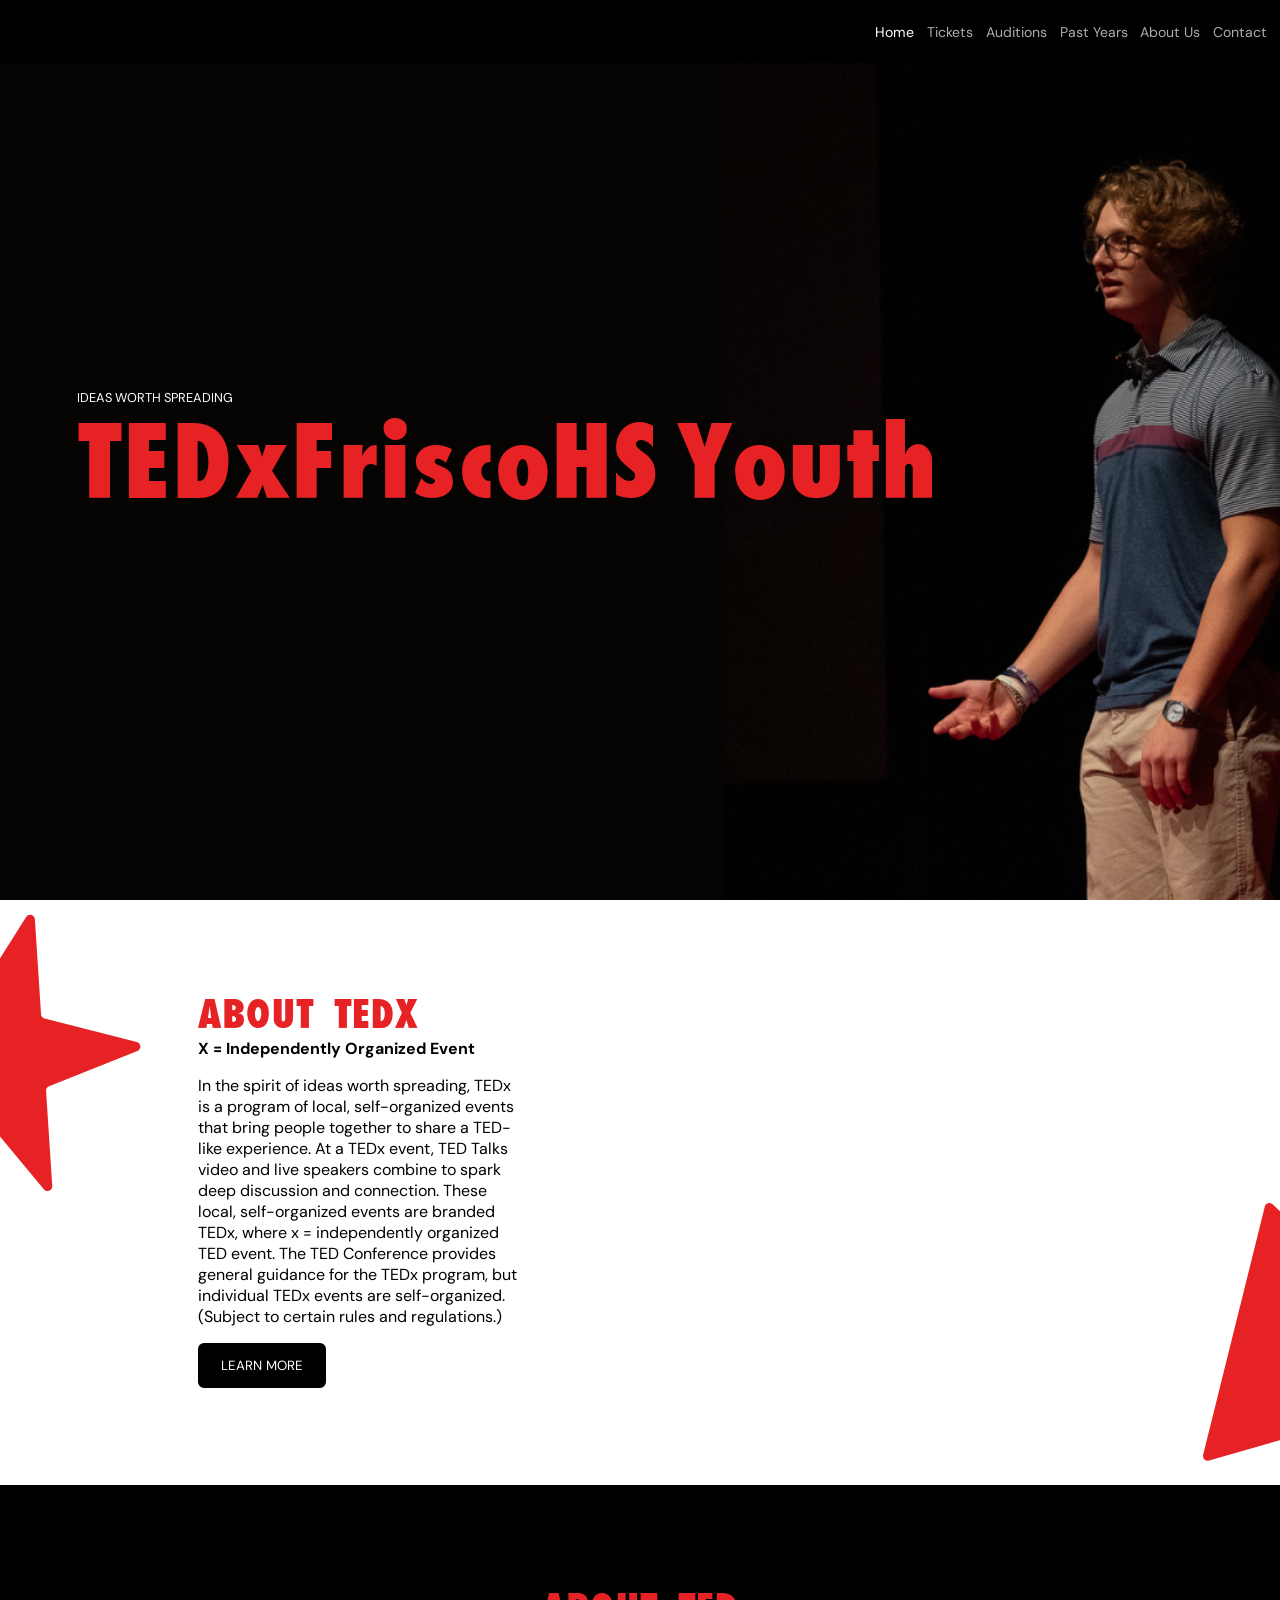
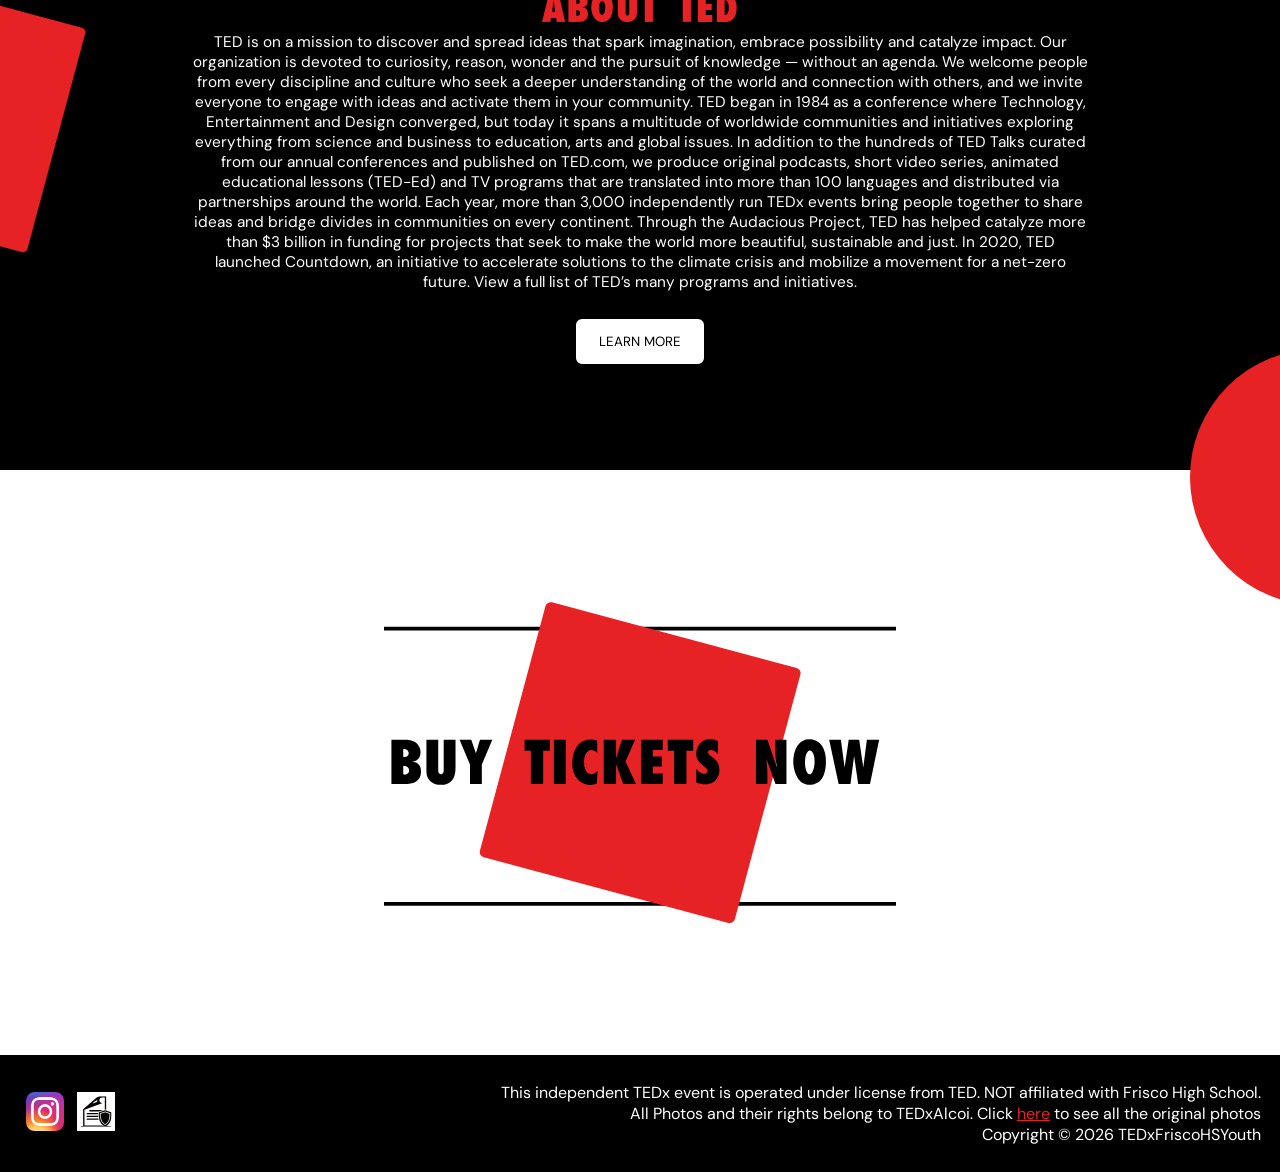
<file: index.html>
<!DOCTYPE html>
<html lang="en">

<head>
    <meta charset="UTF-8">
    <meta name="viewport" content="width=device-width, initial-scale=1.0">
    <title>Home</title>
    <link rel="stylesheet" href="styles.css">
</head>

<body>
    <div class="header">
        <div class="headerButtons">
            <a class="headerButtonCurrent">Home</a>
            <a href="tickets.html" class="headerButton">Tickets</a>
            <a href="auditions.html" class="headerButton">Auditions</a>
            <a href="pastYears.html" class="headerButton">Past Years</a>
            <a href="#tedxSection" class="headerButton">About Us</a>
            <a href="contact.html" class="headerButton">Contact</a>
        </div>
    </div>

    <img src="backgroundImages/homeBackground.png" class="background">

    <div class="heroBanner">
        <p class="header1">IDEAS WORTH SPREADING</p>
        <p class="title">TEDxFriscoHS Youth</p>
    </div>

    <div class="tedxSection" id="tedxSection">
        <div class="verticalTedX">
            <p class="header2">ABOUT TEDX</p>
            <p class="subtitle1">X = Independently Organized Event</p>
            <p class="paragraph">In the spirit of ideas worth spreading, TEDx is a program of local, self-organized
                events
                that bring people together to share a TED-like experience. At a TEDx event, TED Talks video and live
                speakers combine to spark deep discussion and connection. These local, self-organized events are branded
                TEDx, where x = independently organized TED event. The TED Conference provides general guidance for the
                TEDx
                program, but individual TEDx events are self-organized. (Subject to certain rules and regulations.)</p>
            <button onclick="window.open('https://www.ted.com/about/programs-initiatives/tedx-program', '_blank')" class="learnMore">LEARN MORE</button>
        </div>

        <iframe class="video" src="https://www.youtube.com/embed/JSP7GPU3Eic?si=xO1N8IUKLQtq2uon"
            title="YouTube video player" frameborder="0"
            allow="accelerometer; autoplay; clipboard-write; encrypted-media; gyroscope; picture-in-picture; web-share"
            referrerpolicy="strict-origin-when-cross-origin" allowfullscreen></iframe>

        <svg class="star" width="395" height="406" viewBox="0 0 395 406" fill="none" xmlns="http://www.w3.org/2000/svg">
            <path id="Star"
                d="M226.45 3.27152C230.071 -2.46211 238.913 -0.213037 239.354 6.55367L248.444 146.006C248.641 149.033 250.764 151.588 253.703 152.335L389.14 186.784C395.712 188.455 396.305 197.56 390.006 200.07L260.187 251.808C257.37 252.931 255.596 255.74 255.794 258.766L264.883 398.219C265.324 404.986 256.849 408.363 252.515 403.148L163.193 295.671C161.254 293.339 158.035 292.52 155.218 293.643L25.399 345.381C19.0998 347.892 13.2682 340.875 16.8887 335.141L91.5033 216.979C93.1224 214.414 92.9063 211.099 90.968 208.767L1.646 101.29C-2.6882 96.0751 2.18322 88.3605 8.75504 90.0321L144.191 124.481C147.13 125.228 150.216 123.998 151.836 121.434L226.45 3.27152Z"
                fill="#E62225" />
        </svg>

        <svg class="triangle" width="377" height="380" viewBox="0 0 377 380" fill="none"
            xmlns="http://www.w3.org/2000/svg">
            <path id="triangle"
                d="M91.0422 5.3171C92.3414 0.0874628 98.8146 -1.77463 102.694 1.96533L373.905 263.429C377.784 267.169 376.16 273.706 370.982 275.196L8.94198 379.34C3.76337 380.829 -1.08588 376.154 0.213335 370.925L91.0422 5.3171Z"
                fill="#E62225" />
        </svg>
    </div>

    <div class="tedSection">
        <p class="header2">ABOUT TED</p>
        <p class="paragraph2">TED is on a mission to discover and spread ideas that spark imagination, embrace
            possibility and catalyze impact. Our organization is devoted to curiosity, reason, wonder and the pursuit of
            knowledge — without an agenda. We welcome people from every discipline and culture who seek a deeper
            understanding of the world and connection with others, and we invite everyone to engage with ideas and
            activate them in your community. TED began in 1984 as a conference where Technology, Entertainment and
            Design converged, but today it spans a multitude of worldwide communities and initiatives exploring
            everything from science and business to education, arts and global issues. In addition to the hundreds of
            TED Talks curated from our annual conferences and published on TED.com, we produce original podcasts, short
            video series, animated educational lessons (TED-Ed) and TV programs that are translated into more than 100
            languages and distributed via partnerships around the world. Each year, more than 3,000 independently run
            TEDx events bring people together to share ideas and bridge divides in communities on every continent.
            Through the Audacious Project, TED has helped catalyze more than $3 billion in funding for projects that
            seek to make the world more beautiful, sustainable and just. In 2020, TED launched Countdown, an initiative
            to accelerate solutions to the climate crisis and mobilize a movement for a net-zero future. View a full
            list of TED’s many programs and initiatives.</p>
        <button onclick="window.open('https://www.ted.com', '_blank')" class="learnMoreInverted" >LEARN MORE</button>

        <svg class="square" width="577" height="577" viewBox="0 0 577 577" fill="none"
            xmlns="http://www.w3.org/2000/svg">
            <g id="Group 1">
                <rect id="Rectangle 1" width="577" height="577" fill="transparent" />
                <rect id="tedSquareShape" x="165.328" y="75" width="349" height="349" rx="7" fill="#E62225" />
            </g>
        </svg>

        <svg class="circle" width="474" height="474" viewBox="0 0 474 474" fill="none"
            xmlns="http://www.w3.org/2000/svg">
            <circle id="circle" cx="237" cy="237" r="237" fill="#E62225" />
        </svg>
    </div>

    <div class="ticketsSection">
        <svg class="ticketSquare" width="677" height="428" viewBox="0 0 677 428" fill="none"
            xmlns="http://www.w3.org/2000/svg">
            <g id="Group 1">
                <line id="Line1" y1="36.5" x2="677" y2="36.5" stroke="black" stroke-width="5" />
                <line id="Line2" y1="400.5" x2="677" y2="400.5" stroke="black" stroke-width="5" />
                <rect id="ticketSquareShape" x="215.328" width="349" height="349" rx="7"
                    transform="rotate(15 215.328 0)" fill="#E62225" />
                <path id="BUYTICKETSNOW"
                    d="M9.79004 241.824V183.597H30.1807C33.2275 183.597 36.1426 184.271 38.9258 185.618C41.7383 186.937 43.9941 188.841 45.6934 191.331C47.4219 193.792 48.2861 196.648 48.2861 199.9C48.2861 202.508 47.8027 204.749 46.8359 206.624C45.8691 208.47 44.5068 209.861 42.749 210.799C41.0205 211.736 39.0283 212.205 36.7725 212.205C39.79 212.586 42.1777 213.318 43.9355 214.402C45.7227 215.457 46.9971 216.907 47.7588 218.753C48.5205 220.599 48.9014 222.854 48.9014 225.521C48.9014 229.534 48.0225 232.757 46.2646 235.188C44.5068 237.62 42.2656 239.334 39.541 240.33C36.8164 241.326 33.916 241.824 30.8398 241.824H9.79004ZM25.4346 218.138V229.212C26.8994 229.505 27.7344 229.651 27.9395 229.651C29.1113 229.651 30.0781 229.3 30.8398 228.597C32.3926 227.513 33.1689 225.887 33.1689 223.719C33.1689 222.254 32.5537 220.965 31.3232 219.852C30.1221 218.709 28.5547 218.138 26.6211 218.138H25.4346ZM25.4346 206.097C26.2549 206.331 26.8555 206.448 27.2363 206.448C28.7305 206.448 30.0049 205.95 31.0596 204.954C32.1143 203.958 32.6416 202.903 32.6416 201.79C32.6416 200.032 32.0703 198.582 30.9277 197.439C29.8145 196.297 27.9834 195.726 25.4346 195.726V206.097ZM56.0645 183.597H71.709V224.378C71.709 225.784 72.0605 226.897 72.7637 227.718C73.4668 228.538 74.3164 228.948 75.3125 228.948C76.2793 228.948 77.1143 228.538 77.8174 227.718C78.5498 226.897 78.916 225.784 78.916 224.378V183.597H94.5605V220.687C94.5605 228.772 92.7588 234.529 89.1553 237.957C85.5811 241.385 81.1426 243.099 75.8398 243.099H74.4336C71.0352 243.099 67.9297 242.381 65.1172 240.945C62.334 239.48 60.1221 237.371 58.4814 234.617C56.8701 231.834 56.0645 228.626 56.0645 224.993V183.597ZM113.677 241.824V216.336L99.9219 183.597H115.391L121.543 201.219L126.904 183.597H143.208L129.365 216.336V241.824H113.677ZM194.185 241.824V198.099H185.835V183.597H219.409V198.099H210.488V241.824H194.185ZM224.639 241.824V183.597H240.283V241.824H224.639ZM282.515 224.378L281.328 241.297C280.127 241.941 278.735 242.439 277.153 242.791C275.601 243.172 274.062 243.362 272.539 243.362C268.613 243.362 264.834 242.278 261.201 240.11C257.598 237.913 254.653 234.676 252.368 230.398C250.083 226.092 248.94 221.023 248.94 215.193C248.94 209.832 249.556 205.101 250.786 200.999C252.046 196.897 253.789 193.543 256.016 190.936C258.242 188.299 260.82 186.351 263.75 185.091C266.709 183.802 269.844 183.157 273.154 183.157C274.707 183.157 276.143 183.245 277.461 183.421C278.809 183.597 280.288 183.89 281.899 184.3V200.516C279.38 198.289 276.86 197.176 274.341 197.176C272.524 197.176 270.84 197.835 269.287 199.153C267.764 200.442 266.562 202.273 265.684 204.646C264.834 206.99 264.409 209.686 264.409 212.732C264.409 216.014 264.834 218.885 265.684 221.346C266.562 223.807 267.734 225.696 269.199 227.015C270.693 228.304 272.349 228.948 274.165 228.948C275.425 228.948 276.802 228.523 278.296 227.674C279.819 226.824 281.226 225.726 282.515 224.378ZM290.557 241.824V183.597H306.86V207.898L314.595 183.597H332.041L319.341 212.205L333.228 241.824H316.396L306.86 215.721V241.824H290.557ZM339.775 241.824V183.597H368.56V196.912H355.42V205.569H367.417V218.797H355.42V227.981H368.56V241.824H339.775ZM383.589 241.824V198.099H375.239V183.597H408.813V198.099H399.893V241.824H383.589ZM412.856 221.829C414.673 224.085 416.489 225.784 418.306 226.927C420.122 228.04 421.792 228.597 423.315 228.597C424.604 228.597 425.659 228.201 426.479 227.41C427.3 226.619 427.71 225.608 427.71 224.378C427.71 223.177 427.285 222.195 426.436 221.434C425.615 220.672 423.813 219.148 421.03 216.863C418.276 214.549 416.226 212.322 414.878 210.184C413.53 208.045 412.856 205.452 412.856 202.405C412.856 198.274 413.721 194.686 415.449 191.639C417.178 188.592 419.434 186.292 422.217 184.739C425 183.187 428.003 182.41 431.226 182.41C432.925 182.41 434.697 182.688 436.543 183.245C438.418 183.802 440.132 184.549 441.685 185.486V202.405C440.044 200.501 438.403 199.109 436.763 198.23C435.151 197.352 433.701 196.912 432.412 196.912C431.24 196.912 430.273 197.22 429.512 197.835C428.75 198.421 428.369 199.109 428.369 199.9C428.369 201.307 429.219 202.698 430.918 204.075C432.646 205.452 434.492 206.902 436.455 208.426C438.418 209.949 440.073 211.897 441.421 214.271C442.798 216.644 443.486 219.793 443.486 223.719C443.486 226.854 442.769 229.856 441.333 232.728C439.927 235.569 437.803 237.898 434.961 239.715C432.119 241.531 428.721 242.439 424.766 242.439C420.986 242.439 417.017 241.634 412.856 240.022V221.829ZM491.826 241.824V183.597H506.943L519.468 220.027L517.139 201.79V183.597H532.168V241.824H517.666L505.625 208.514L506.943 224.378V241.824H491.826ZM556.689 213.392C556.689 216.644 556.982 219.485 557.568 221.917C558.154 224.319 558.916 226.136 559.854 227.366C560.82 228.597 561.802 229.212 562.798 229.212C564.351 229.212 565.757 227.82 567.017 225.037C568.276 222.254 569.053 218.372 569.346 213.392V212.205C569.346 209.158 569.038 206.551 568.423 204.383C567.808 202.186 567.017 200.545 566.05 199.461C565.112 198.348 564.116 197.791 563.062 197.791C561.978 197.791 560.938 198.392 559.941 199.593C558.945 200.794 558.154 202.566 557.568 204.91C556.982 207.254 556.689 210.081 556.689 213.392ZM541.177 213.392C541.177 208.587 541.704 204.266 542.759 200.428C543.843 196.561 545.366 193.309 547.329 190.672C549.292 188.035 551.533 186.072 554.053 184.783C556.572 183.494 559.268 182.85 562.139 182.85C565.918 182.85 569.214 183.626 572.026 185.179C574.868 186.702 577.197 188.826 579.014 191.551C580.859 194.246 582.207 197.308 583.057 200.735C583.936 204.134 584.375 207.752 584.375 211.59C584.375 218.709 583.496 224.612 581.738 229.3C579.98 233.958 577.446 237.43 574.136 239.715C570.825 241.971 566.826 243.099 562.139 243.099C559.092 243.099 556.294 242.322 553.745 240.77C551.196 239.188 549.014 237.02 547.197 234.266C545.381 231.482 543.96 228.333 542.935 224.817C541.938 221.272 541.353 217.464 541.177 213.392ZM601.162 241.824L588.638 183.597H604.15L609.072 220.027L614.478 183.597H628.364L633.726 220.027L638.516 183.597H654.731L642.646 241.824H627.002L621.597 204.91L616.807 241.824H601.162Z"
                    fill="black" />
            </g>
        </svg>
    </div>

    <div class="footer">
        <div class="footerLinks">
            <a href="https://www.instagram.com/tedxfriscohsyouth/" target="_blank">
                <img src="elements/insta.svg" class="linkImg">
            </a>

            <a href="privacy.html">
                <img src="elements/privacy.svg" class="linkImg">
            </a>
        </div>

        <p class="footerParagraph">This independent TEDx event is operated under license from TED. NOT affiliated with
            Frisco High School.
            <br> All Photos and their rights belong to TEDxAlcoi. Click <a class="footerLink"
                href="https://flic.kr/ps/2EZdwR">here</a> to
            see all the original photos
            <br> Copyright © 2026 TEDxFriscoHSYouth
        </p>
    </div>
</body>

</html>
</file>
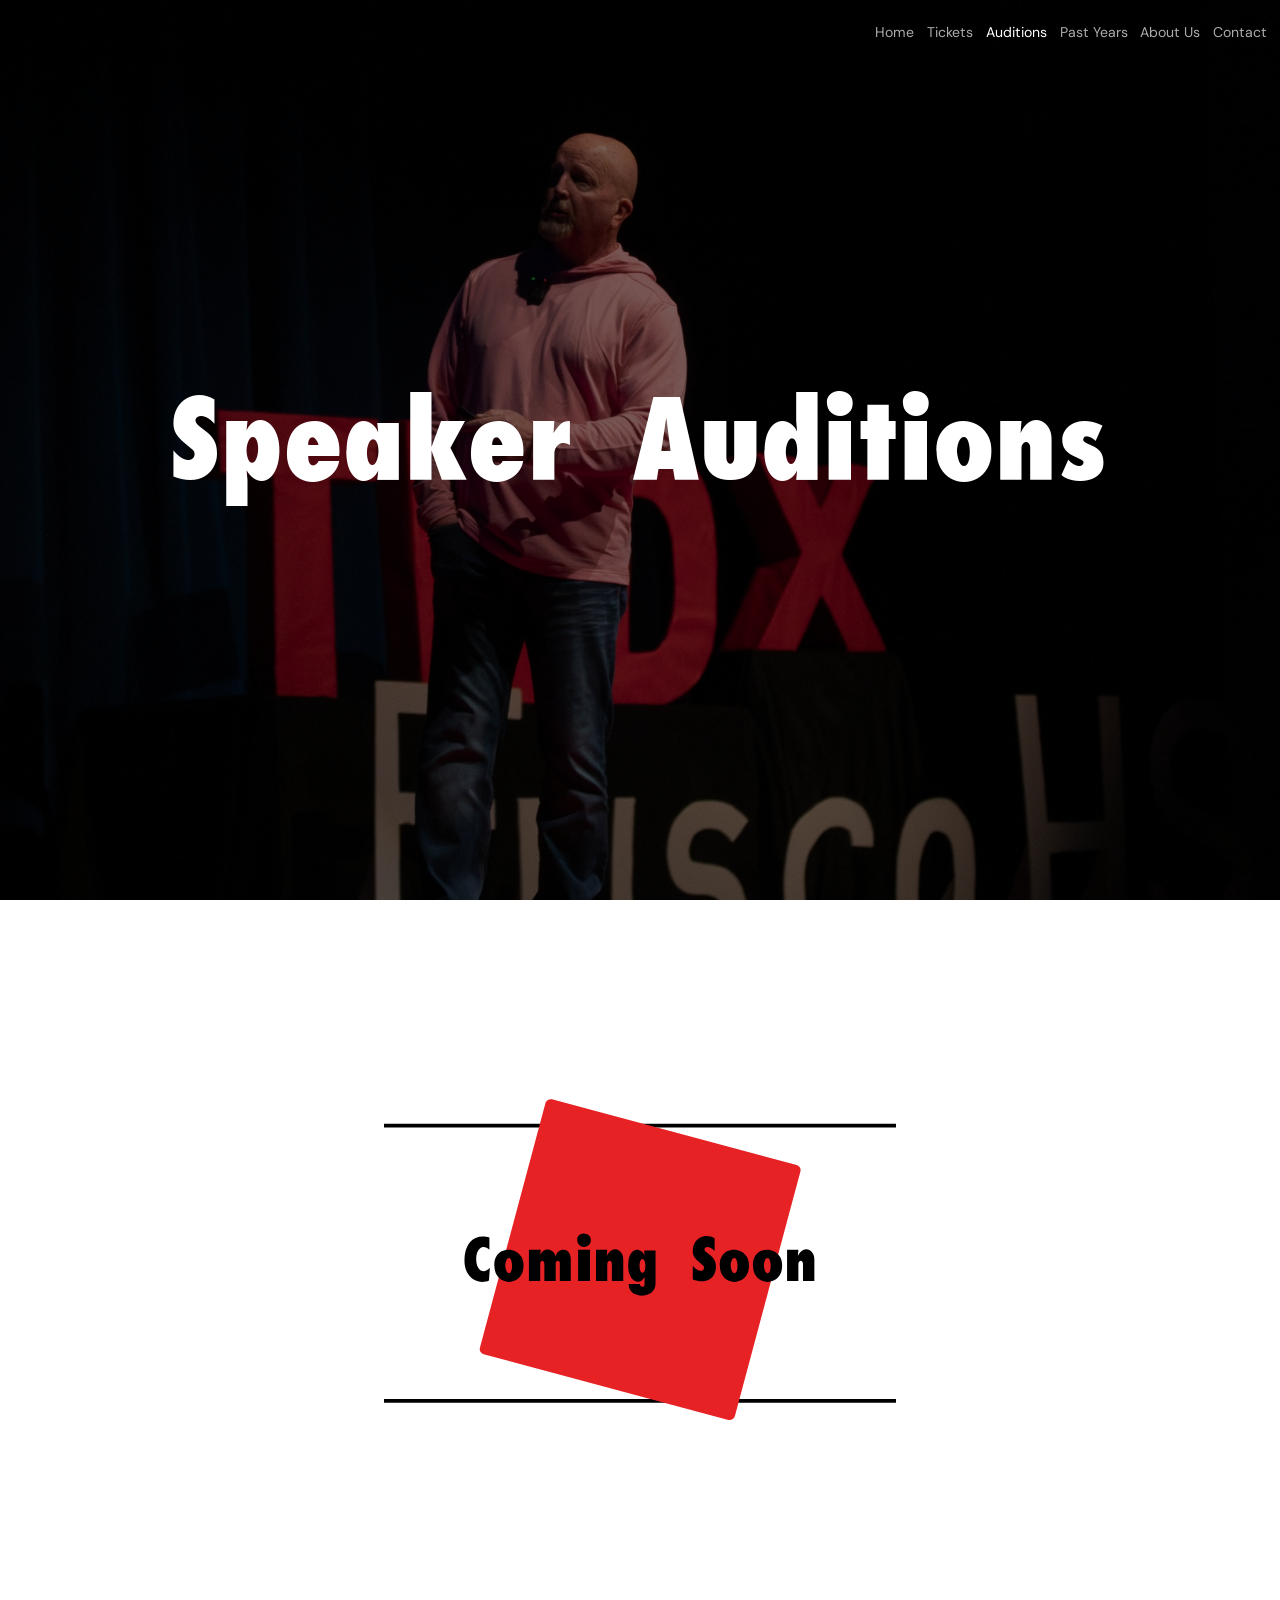
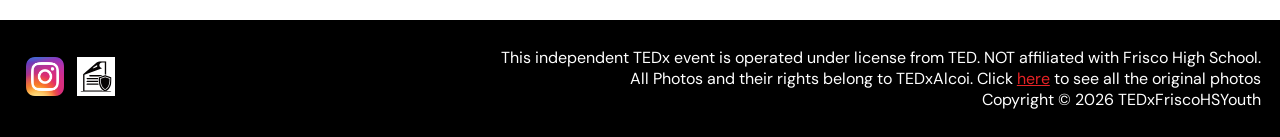
<file: auditions.html>
<!DOCTYPE html>
<html lang="en">

<head>
    <meta charset="UTF-8">
    <meta name="viewport" content="width=device-width, initial-scale=1.0">
    <title>Speaker Auditions</title>

    <link rel="stylesheet" href="auditions.css">
</head>

<body>
    <div class="header">
        <div class="headerButtons">
            <a href="index.html" class="headerButton">Home</a>
            <a href="tickets.html" class="headerButton">Tickets</a>
            <a class="headerButtonCurrent">Auditions</a>
            <a href="pastYears.html" class="headerButton">Past Years</a>
            <a href="index.html#tedxSection" class="headerButton">About Us</a>
            <a href="contact.html" class="headerButton">Contact</a>
        </div>
    </div>

    <div class="heroBanner">
        <p class="title">Speaker Auditions</p>
        <img src="backgroundImages/auditionsBackground.jpg" class="background">
        <div class="overlay"></div>
    </div>

    <div class="ticketsSection">
        <svg class="ticketSquare" width="677" height="428" viewBox="0 0 677 428" fill="none"
            xmlns="http://www.w3.org/2000/svg">
            <g id="Group 1">
                <line id="Line1" y1="36.5" x2="677" y2="36.5" stroke="black" stroke-width="5" />
                <line id="Line2" y1="400.5" x2="677" y2="400.5" stroke="black" stroke-width="5" />
                <rect id="ticketSquareShape" x="215.328" width="349" height="349" rx="7"
                    transform="rotate(15 215.328 0)" fill="#E62225" />
                <path id="ComingSoon"
                    d="M139.972 224.378L138.785 241.297C137.584 241.941 136.192 242.439 134.61 242.791C133.058 243.172 131.52 243.362 129.996 243.362C126.07 243.362 122.291 242.278 118.658 240.11C115.055 237.913 112.11 234.676 109.825 230.398C107.54 226.092 106.397 221.023 106.397 215.193C106.397 209.832 107.013 205.101 108.243 200.999C109.503 196.897 111.246 193.543 113.473 190.936C115.699 188.299 118.277 186.351 121.207 185.091C124.166 183.802 127.301 183.157 130.611 183.157C132.164 183.157 133.6 183.245 134.918 183.421C136.266 183.597 137.745 183.89 139.356 184.3V200.516C136.837 198.289 134.317 197.176 131.798 197.176C129.981 197.176 128.297 197.835 126.744 199.153C125.221 200.442 124.02 202.273 123.141 204.646C122.291 206.99 121.866 209.686 121.866 212.732C121.866 216.014 122.291 218.885 123.141 221.346C124.02 223.807 125.191 225.696 126.656 227.015C128.15 228.304 129.806 228.948 131.622 228.948C132.882 228.948 134.259 228.523 135.753 227.674C137.276 226.824 138.683 225.726 139.972 224.378ZM145.948 221.829C145.948 221.712 145.919 221.507 145.86 221.214C145.802 220.921 145.772 220.745 145.772 220.687C145.772 216.38 146.666 212.703 148.453 209.656C150.24 206.58 152.555 204.295 155.396 202.801C158.268 201.277 161.329 200.516 164.581 200.516C167.892 200.516 171.07 201.307 174.117 202.889C177.164 204.441 179.654 206.785 181.588 209.92C183.521 213.055 184.488 216.819 184.488 221.214V221.917C184.488 226.429 183.565 230.296 181.72 233.519C179.903 236.712 177.516 239.129 174.557 240.77C171.627 242.381 168.507 243.187 165.196 243.187C161.944 243.187 158.854 242.381 155.924 240.77C152.994 239.129 150.606 236.697 148.761 233.475C146.915 230.223 145.978 226.341 145.948 221.829ZM165.196 211.59C163.761 211.59 162.574 212.645 161.637 214.754C160.729 216.863 160.274 219.222 160.274 221.829C161.095 228.362 162.735 231.629 165.196 231.629C166.544 231.629 167.569 230.721 168.272 228.904C168.976 227.059 169.327 224.788 169.327 222.093C169.327 219.31 168.961 216.863 168.229 214.754C167.525 212.645 166.515 211.59 165.196 211.59ZM191.607 241.824V200.516H207.252L206.549 207.371C207.662 205.057 209.068 203.299 210.768 202.098C212.496 200.867 214.298 200.252 216.173 200.252C218.458 200.252 220.626 201.102 222.677 202.801C224.728 204.471 226.192 206.771 227.071 209.7C227.276 207.122 228.404 204.983 230.455 203.284C232.535 201.556 234.791 200.691 237.223 200.691C238.951 200.691 240.548 201.16 242.013 202.098C243.478 203.035 244.664 204.485 245.572 206.448C246.48 208.411 246.935 210.931 246.935 214.007V241.824H232.477V218.797C232.477 217.625 232.213 216.731 231.686 216.116C231.188 215.501 230.602 215.193 229.928 215.193C229.225 215.193 228.565 215.53 227.95 216.204C227.364 216.878 227.071 217.742 227.071 218.797V241.824H212.042V219.412C212.042 218.094 211.749 217.083 211.163 216.38C210.577 215.647 209.903 215.281 209.142 215.281C208.438 215.281 207.823 215.647 207.296 216.38C206.798 217.083 206.549 218.094 206.549 219.412V241.824H191.607ZM255.46 187.903C255.46 187.669 255.445 187.493 255.416 187.376C255.416 187.259 255.401 187.142 255.372 187.024C255.372 185.472 255.797 184.095 256.646 182.894C257.496 181.692 258.58 180.799 259.898 180.213C261.246 179.598 262.564 179.29 263.854 179.29C265.523 179.29 267.091 179.598 268.556 180.213C270.05 180.799 271.251 181.736 272.159 183.025C273.097 184.314 273.565 185.94 273.565 187.903C273.565 190.745 272.672 192.957 270.885 194.539C269.127 196.121 267.076 196.912 264.732 196.912C262.389 196.912 260.294 196.136 258.448 194.583C256.632 193.001 255.636 190.774 255.46 187.903ZM256.646 241.824V200.516H272.379V241.824H256.646ZM280.289 241.824V200.516H295.23L294.571 209.041C295.45 207.049 296.49 205.379 297.691 204.031C298.893 202.684 300.167 201.688 301.515 201.043C302.862 200.398 304.239 200.076 305.646 200.076C307.403 200.076 309.117 200.618 310.787 201.702C312.457 202.786 313.805 204.339 314.83 206.36C315.855 208.353 316.368 210.696 316.368 213.392V241.824H301.339V219.412C301.339 218.094 301.046 217.083 300.46 216.38C299.874 215.647 299.2 215.281 298.438 215.281C297.706 215.281 296.988 215.691 296.285 216.512C295.582 217.303 295.23 218.27 295.23 219.412V241.824H280.289ZM341.593 212.732C340.421 212.732 339.513 213.655 338.868 215.501C338.224 217.317 337.901 219.427 337.901 221.829C337.901 224.466 338.224 226.663 338.868 228.421C339.513 230.149 340.421 231.014 341.593 231.014C342.882 231.014 343.878 230.105 344.581 228.289C345.284 226.443 345.636 224.319 345.636 221.917C345.636 219.515 345.284 217.391 344.581 215.545C343.878 213.67 342.882 212.732 341.593 212.732ZM344.537 236.419C343.746 238.499 342.545 240.14 340.934 241.341C339.352 242.513 337.652 243.099 335.836 243.099C334.283 243.099 332.73 242.645 331.178 241.736C329.654 240.828 328.248 239.451 326.959 237.605C325.67 235.76 324.645 233.475 323.883 230.75C323.15 228.025 322.784 224.905 322.784 221.39C322.784 221.272 322.813 221.038 322.872 220.687C322.931 220.335 322.96 220.115 322.96 220.027C323.077 213.729 324.278 208.953 326.563 205.701C328.849 202.42 331.515 200.779 334.562 200.779C336.642 200.779 338.634 201.497 340.538 202.933C342.442 204.368 343.775 206.229 344.537 208.514L344.01 201.79H359.039V245.428C359.039 248.855 358.16 251.785 356.402 254.217C354.674 256.648 352.433 258.45 349.679 259.622C346.954 260.823 344.083 261.424 341.065 261.424C338.077 261.424 335.221 260.838 332.496 259.666C329.801 258.523 327.633 256.78 325.992 254.437C324.381 252.093 323.575 249.295 323.575 246.043H338.429C338.429 247.127 338.751 248.006 339.396 248.68C340.069 249.383 340.802 249.734 341.593 249.734C342.325 249.734 342.999 249.456 343.614 248.899C344.229 248.343 344.537 247.596 344.537 246.658V236.419ZM408.302 221.829C410.118 224.085 411.935 225.784 413.751 226.927C415.567 228.04 417.237 228.597 418.761 228.597C420.05 228.597 421.104 228.201 421.925 227.41C422.745 226.619 423.155 225.608 423.155 224.378C423.155 223.177 422.73 222.195 421.881 221.434C421.061 220.672 419.259 219.148 416.476 216.863C413.722 214.549 411.671 212.322 410.323 210.184C408.976 208.045 408.302 205.452 408.302 202.405C408.302 198.274 409.166 194.686 410.895 191.639C412.623 188.592 414.879 186.292 417.662 184.739C420.445 183.187 423.448 182.41 426.671 182.41C428.37 182.41 430.143 182.688 431.988 183.245C433.863 183.802 435.577 184.549 437.13 185.486V202.405C435.489 200.501 433.849 199.109 432.208 198.23C430.597 197.352 429.146 196.912 427.857 196.912C426.686 196.912 425.719 197.22 424.957 197.835C424.195 198.421 423.814 199.109 423.814 199.9C423.814 201.307 424.664 202.698 426.363 204.075C428.092 205.452 429.938 206.902 431.9 208.426C433.863 209.949 435.519 211.897 436.866 214.271C438.243 216.644 438.932 219.793 438.932 223.719C438.932 226.854 438.214 229.856 436.778 232.728C435.372 235.569 433.248 237.898 430.406 239.715C427.564 241.531 424.166 242.439 420.211 242.439C416.432 242.439 412.462 241.634 408.302 240.022V221.829ZM444.073 221.829C444.073 221.712 444.044 221.507 443.985 221.214C443.927 220.921 443.897 220.745 443.897 220.687C443.897 216.38 444.791 212.703 446.578 209.656C448.365 206.58 450.68 204.295 453.521 202.801C456.393 201.277 459.454 200.516 462.706 200.516C466.017 200.516 469.195 201.307 472.242 202.889C475.289 204.441 477.779 206.785 479.713 209.92C481.646 213.055 482.613 216.819 482.613 221.214V221.917C482.613 226.429 481.69 230.296 479.845 233.519C478.028 236.712 475.641 239.129 472.682 240.77C469.752 242.381 466.632 243.187 463.321 243.187C460.069 243.187 456.979 242.381 454.049 240.77C451.119 239.129 448.731 236.697 446.886 233.475C445.04 230.223 444.103 226.341 444.073 221.829ZM463.321 211.59C461.886 211.59 460.699 212.645 459.762 214.754C458.854 216.863 458.399 219.222 458.399 221.829C459.22 228.362 460.86 231.629 463.321 231.629C464.669 231.629 465.694 230.721 466.397 228.904C467.101 227.059 467.452 224.788 467.452 222.093C467.452 219.31 467.086 216.863 466.354 214.754C465.65 212.645 464.64 211.59 463.321 211.59ZM487.931 221.829C487.931 221.712 487.901 221.507 487.843 221.214C487.784 220.921 487.755 220.745 487.755 220.687C487.755 216.38 488.648 212.703 490.436 209.656C492.223 206.58 494.537 204.295 497.379 202.801C500.25 201.277 503.312 200.516 506.563 200.516C509.874 200.516 513.053 201.307 516.1 202.889C519.146 204.441 521.637 206.785 523.57 209.92C525.504 213.055 526.471 216.819 526.471 221.214V221.917C526.471 226.429 525.548 230.296 523.702 233.519C521.886 236.712 519.498 239.129 516.539 240.77C513.609 242.381 510.489 243.187 507.179 243.187C503.927 243.187 500.836 242.381 497.906 240.77C494.977 239.129 492.589 236.697 490.743 233.475C488.897 230.223 487.96 226.341 487.931 221.829ZM507.179 211.59C505.743 211.59 504.557 212.645 503.619 214.754C502.711 216.863 502.257 219.222 502.257 221.829C503.077 228.362 504.718 231.629 507.179 231.629C508.526 231.629 509.552 230.721 510.255 228.904C510.958 227.059 511.31 224.788 511.31 222.093C511.31 219.31 510.943 216.863 510.211 214.754C509.508 212.645 508.497 211.59 507.179 211.59ZM532.975 241.824V200.516H547.916L547.257 209.041C548.136 207.049 549.176 205.379 550.377 204.031C551.578 202.684 552.853 201.688 554.2 201.043C555.548 200.398 556.925 200.076 558.331 200.076C560.089 200.076 561.803 200.618 563.473 201.702C565.143 202.786 566.49 204.339 567.516 206.36C568.541 208.353 569.054 210.696 569.054 213.392V241.824H554.024V219.412C554.024 218.094 553.731 217.083 553.146 216.38C552.56 215.647 551.886 215.281 551.124 215.281C550.392 215.281 549.674 215.691 548.971 216.512C548.268 217.303 547.916 218.27 547.916 219.412V241.824H532.975Z"
                    fill="black" />
            </g>
        </svg>
    </div>

    <div class="footer">
        <div class="footerLinks">
            <a href="https://www.instagram.com/tedxfriscohsyouth/" target="_blank">
                <img src="elements/insta.svg" class="linkImg">
            </a>

            <a href="privacy.html">
                <img src="elements/privacy.svg" class="linkImg">
            </a>
        </div>

        <p class="footerParagraph">This independent TEDx event is operated under license from TED. NOT affiliated with
            Frisco High School.
            <br> All Photos and their rights belong to TEDxAlcoi. Click <a class="footerLink"
                href="https://flic.kr/ps/2EZdwR">here</a> to
            see all the original photos
            <br> Copyright © 2026 TEDxFriscoHSYouth
        </p>
    </div>
</body>

</html>
</file>
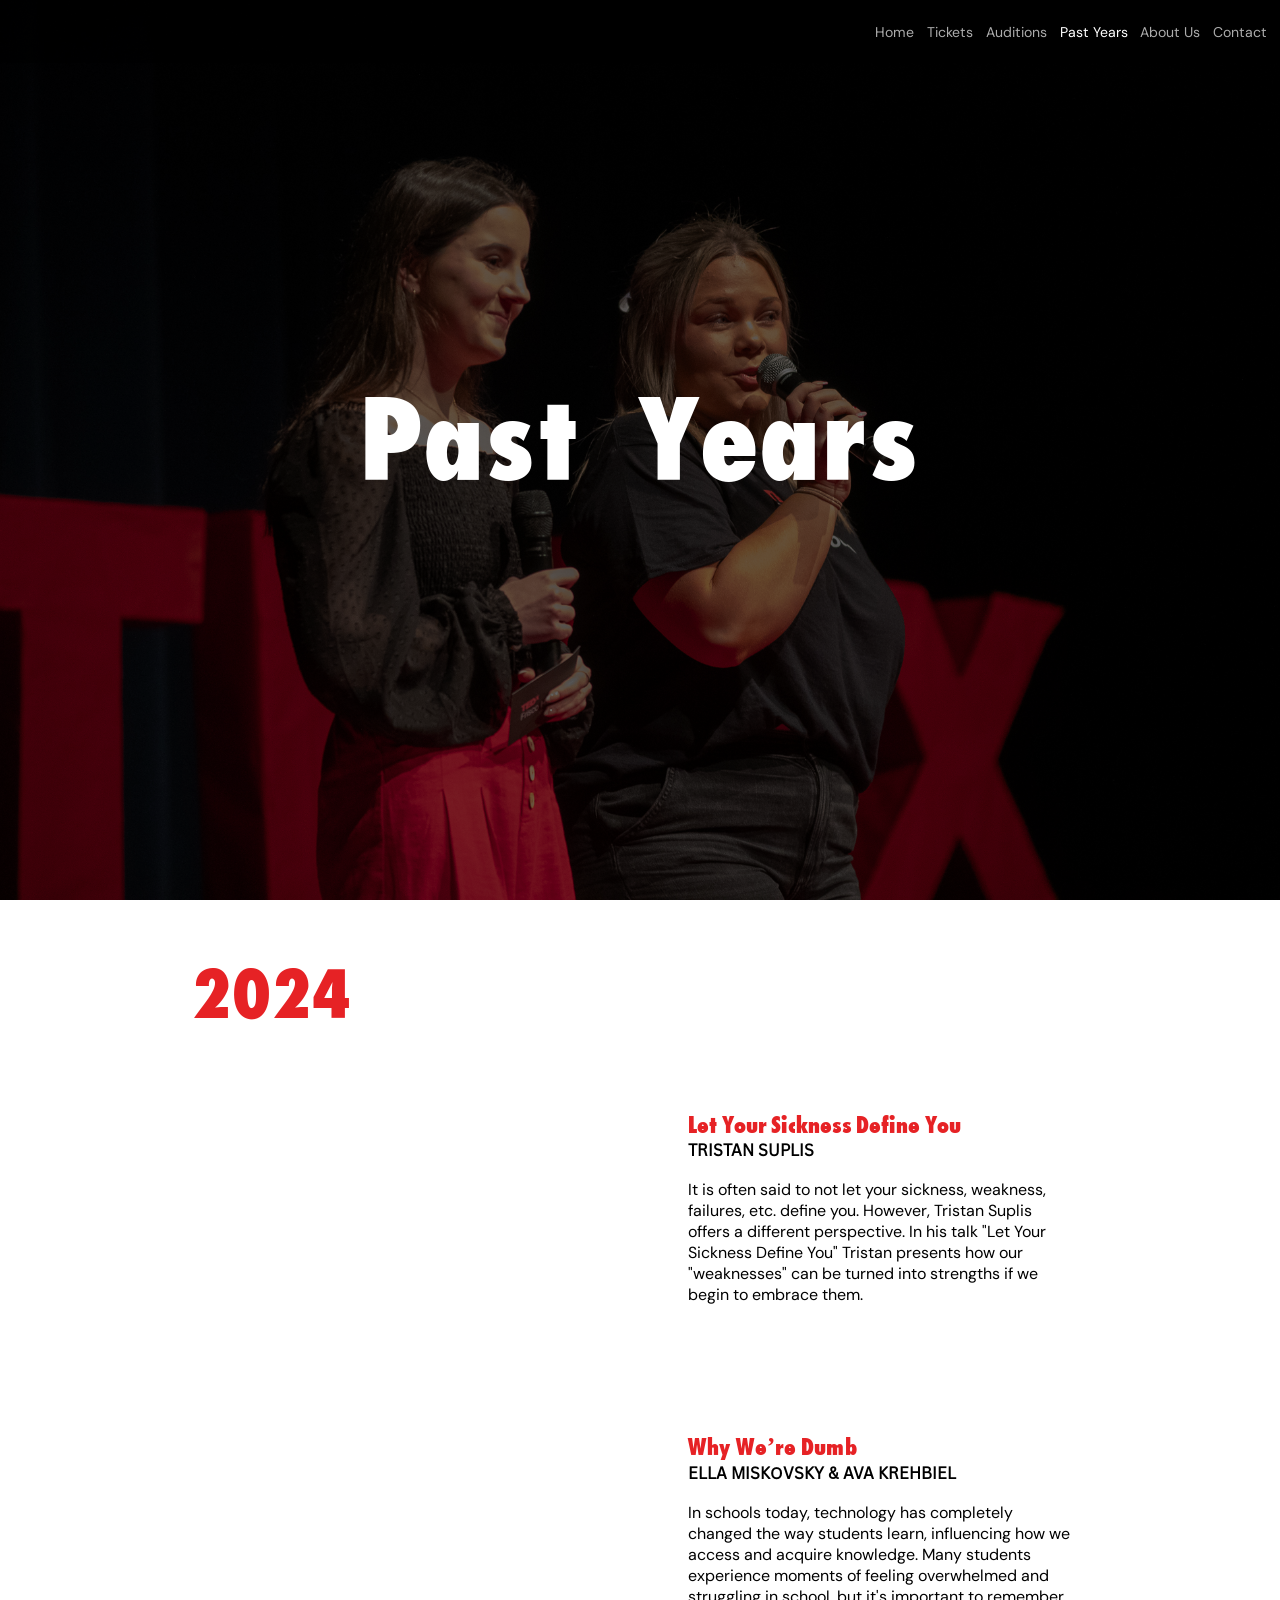
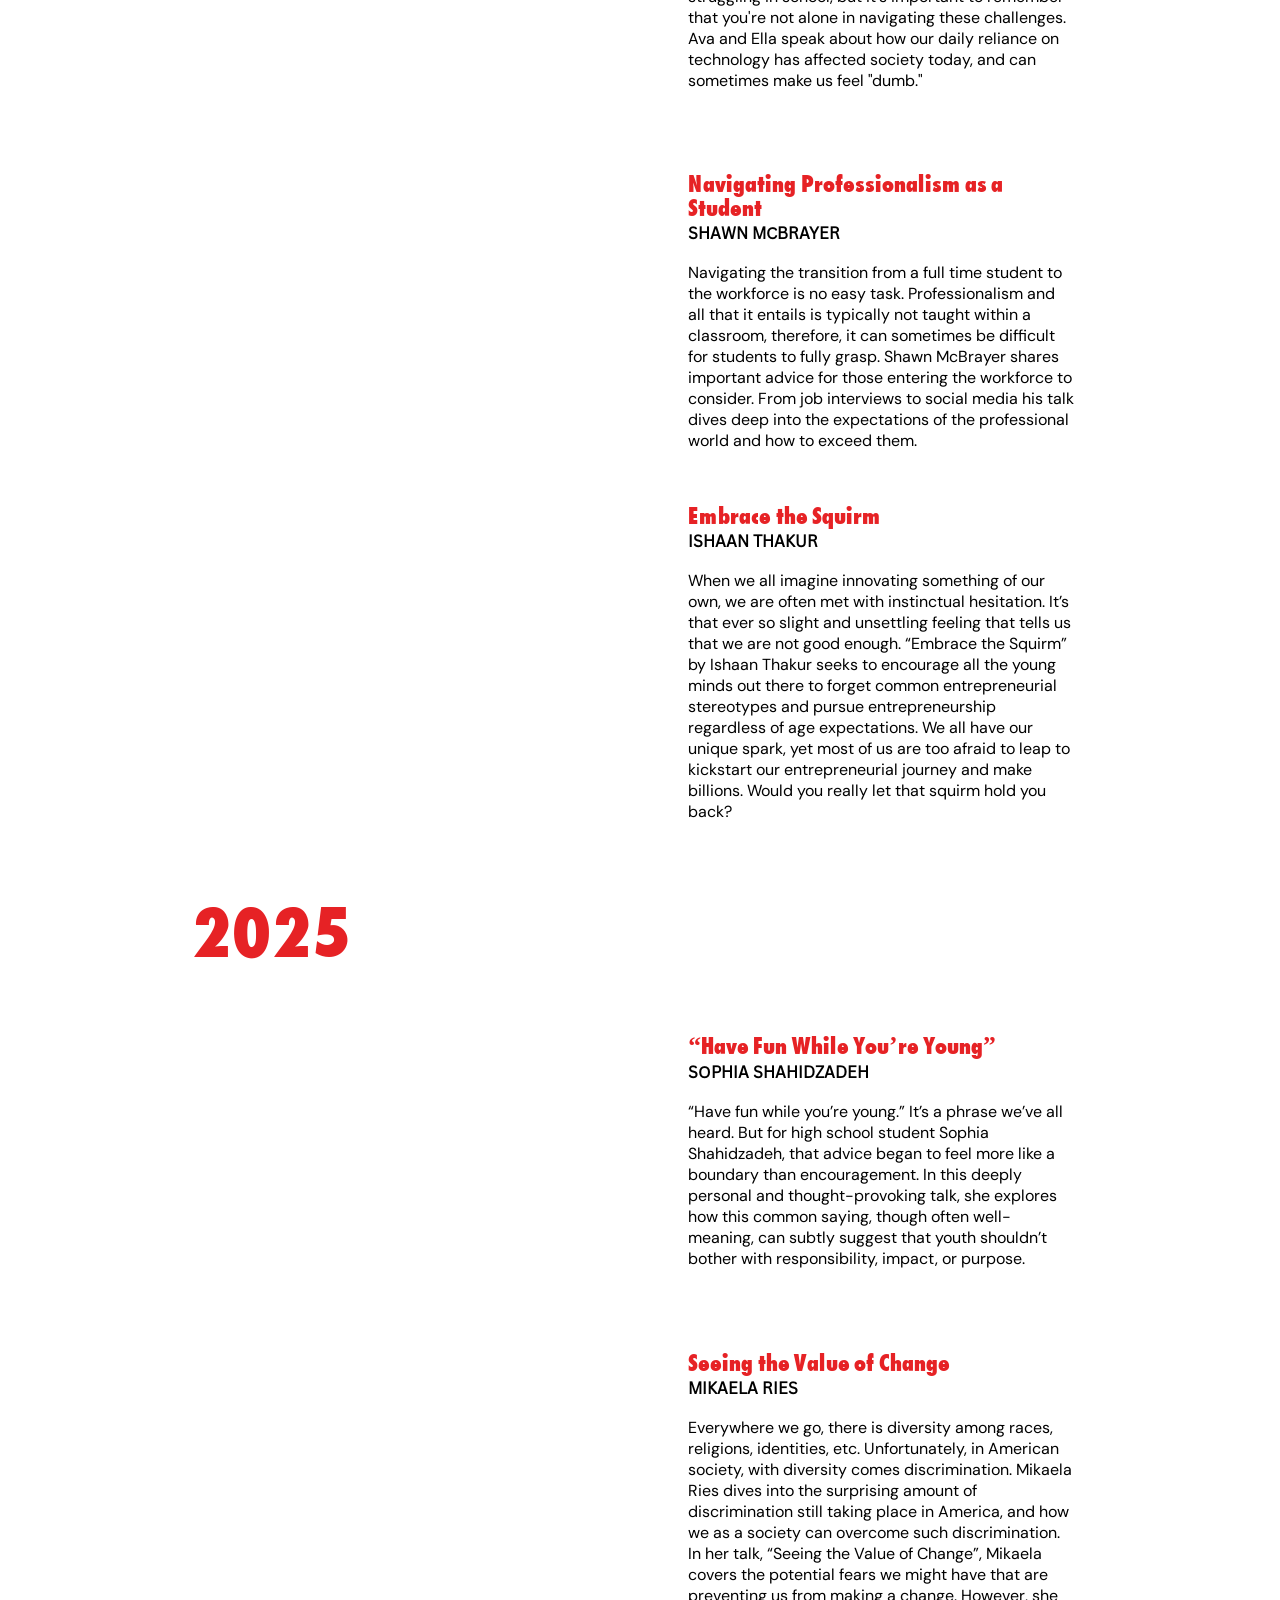
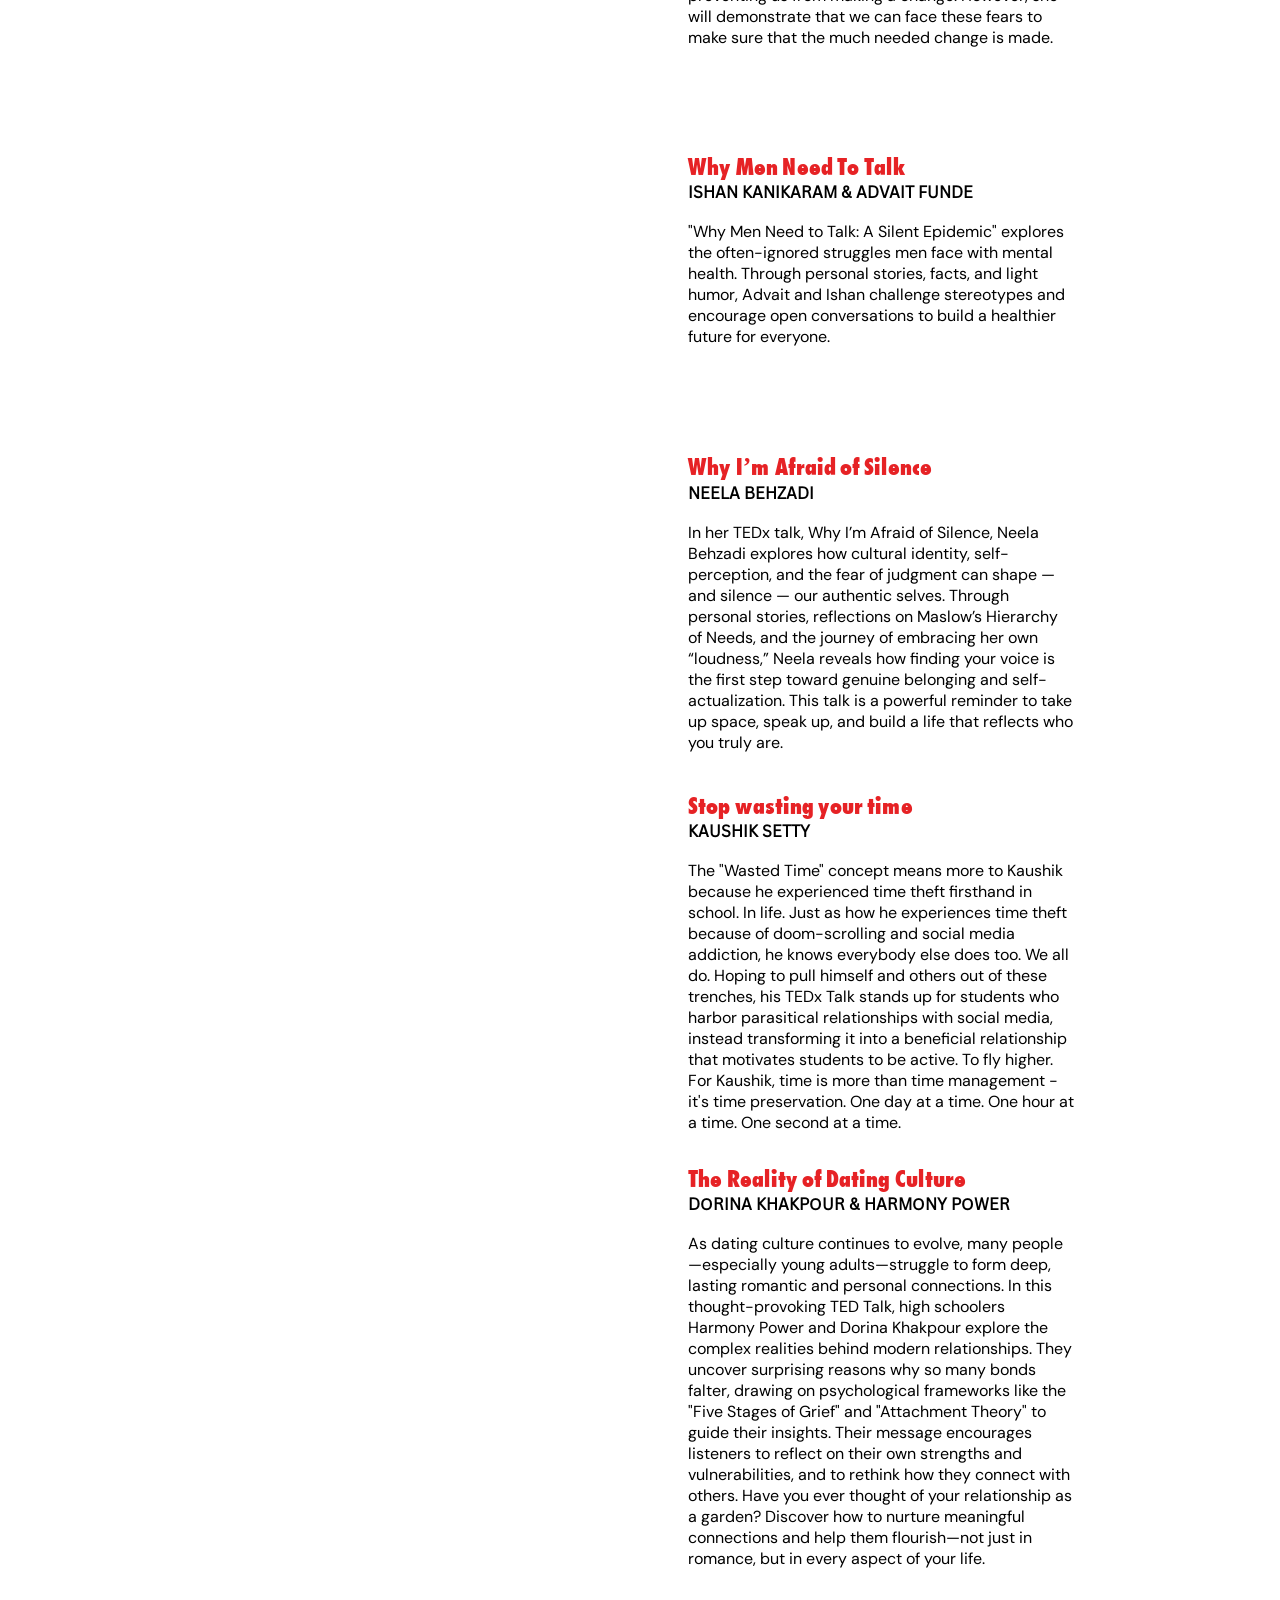
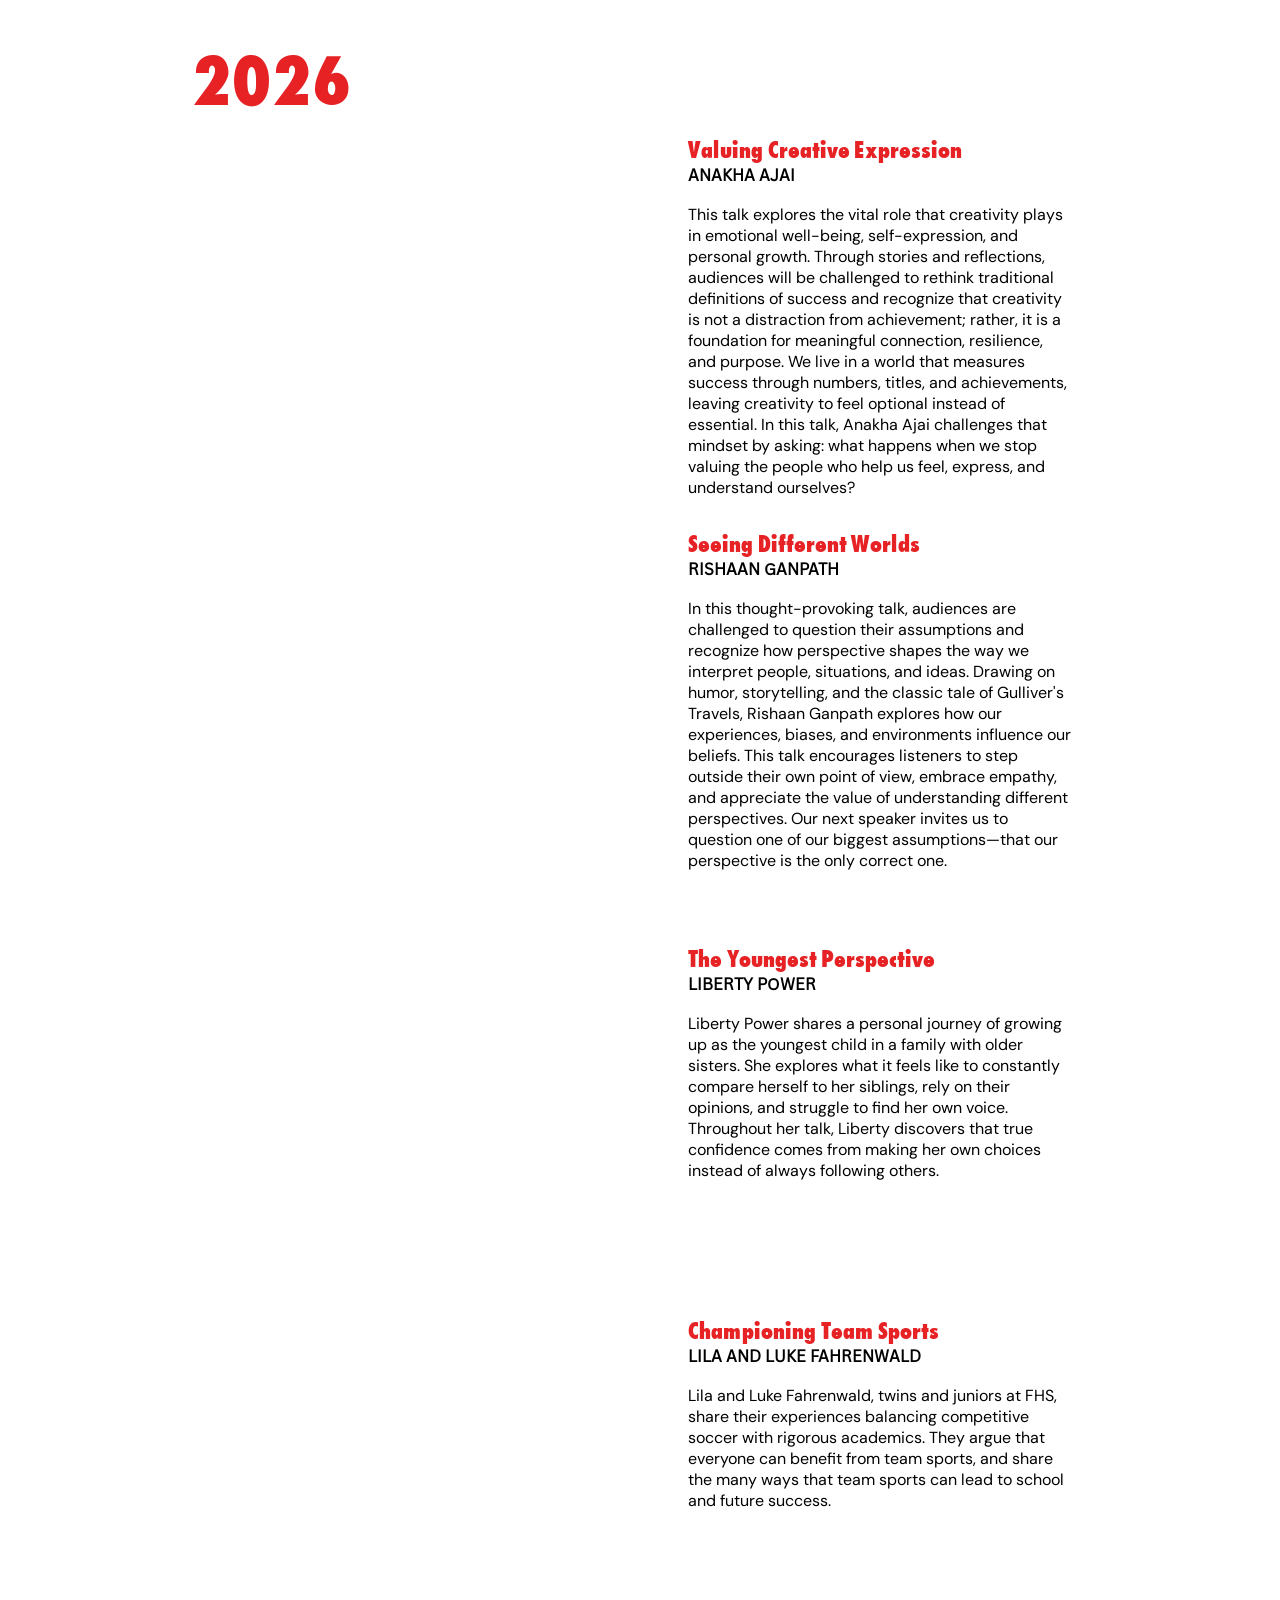
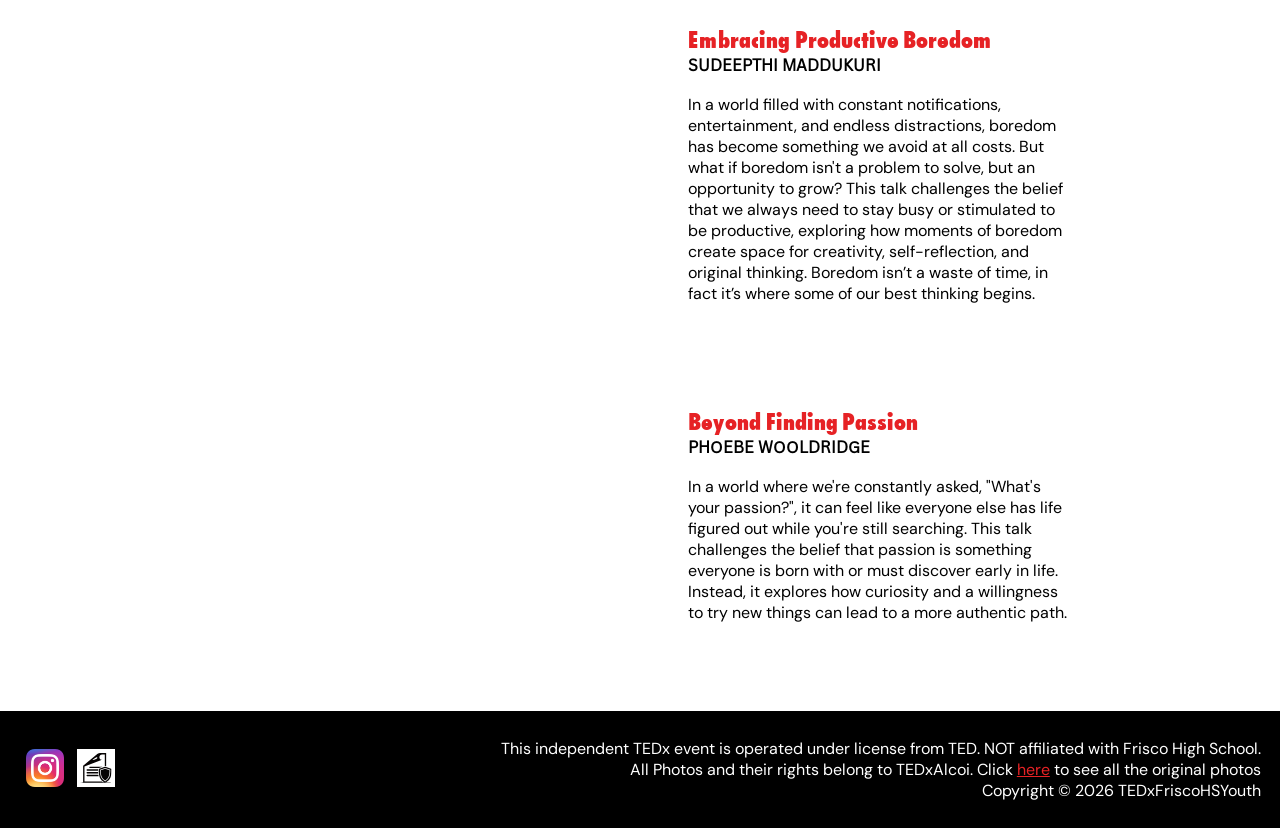
<file: pastYears.html>
<!DOCTYPE html>
<html lang="en">

<head>
    <meta charset="UTF-8">
    <meta name="viewport" content="width=device-width, initial-scale=1.0">
    <title>Past Years</title>

    <link rel="stylesheet" href="pastYears.css">
</head>

<body>
    <div class="header">
        <div class="headerButtons">
            <a href="index.html" class="headerButton">Home</a>
            <a href="tickets.html" class="headerButton">Tickets</a>
            <a href="auditions.html" class="headerButton">Auditions</a>
            <a class="headerButtonCurrent">Past Years</a>
            <a href="index.html#tedxSection" class="headerButton">About Us</a>
            <a href="contact.html" class="headerButton">Contact</a>
        </div>
    </div>

    <div class="heroBanner">
        <p class="title">Past Years</p>
        <img src="backgroundImages/pastYearsBackground.jpg" class="background">
        <div class="overlay"></div>
    </div>

    <div class="wrapper">
        <h2 class="year">2024</h2>
        <div class="row1">
            <div class="column1">
                <h2 class="heading">Let Your Sickness Define You</h2>
                <p class="name">Tristan Suplis</p>

                <p class="description">
                    It is often said to not let your sickness, weakness, failures, etc. define you. However, Tristan
                    Suplis offers a different perspective. In his talk "Let Your Sickness Define You" Tristan presents
                    how our "weaknesses" can be turned into strengths if we begin to embrace them.
                </p>
            </div>

            <iframe width="560" height="315" src="https://www.youtube.com/embed/DUGdeF0ASGc?si=R50_IvHg9yVtBEsl"
                title="YouTube video player" frameborder="0"
                allow="accelerometer; autoplay; clipboard-write; encrypted-media; gyroscope; picture-in-picture; web-share"
                referrerpolicy="strict-origin-when-cross-origin" allowfullscreen></iframe>
        </div>

        <div class="row1">
            <div class="column1">
                <h2 class="heading">Why We’re Dumb</h2>
                <p class="name">Ella Miskovsky & Ava Krehbiel</p>

                <p class="description">
                    In schools today, technology has completely changed the way students learn, influencing how we
                    access and acquire knowledge. Many students experience moments of feeling overwhelmed and struggling
                    in school, but it's important to remember that you're not alone in navigating these challenges. Ava
                    and Ella speak about how our daily reliance on technology has affected society today, and can
                    sometimes make us feel "dumb."
                </p>
            </div>

            <iframe width="560" height="315" src="https://www.youtube.com/embed/6oEb_ixMRJM?si=lZsJw55MriTuxHuD"
                title="YouTube video player" frameborder="0"
                allow="accelerometer; autoplay; clipboard-write; encrypted-media; gyroscope; picture-in-picture; web-share"
                referrerpolicy="strict-origin-when-cross-origin" allowfullscreen></iframe>
        </div>

        <div class="row1">
            <div class="column1">
                <h2 class="heading">Navigating Professionalism as a Student</h2>
                <p class="name">Shawn McBrayer</p>

                <p class="description">Navigating the transition from a full time student to the workforce is no easy
                    task. Professionalism and all that it entails is typically not taught within a classroom, therefore,
                    it can sometimes be difficult for students to fully grasp. Shawn McBrayer shares important advice
                    for those entering the workforce to consider. From job interviews to social media his talk dives
                    deep into the expectations of the professional world and how to exceed them.</p>
            </div>

            <iframe width="560" height="315" src="https://www.youtube.com/embed/hHLzonJG4wE?si=3uO-Ega3Reg8YFfo"
                title="YouTube video player" frameborder="0"
                allow="accelerometer; autoplay; clipboard-write; encrypted-media; gyroscope; picture-in-picture; web-share"
                referrerpolicy="strict-origin-when-cross-origin" allowfullscreen></iframe>
        </div>

        <div class="row1">
            <div class="column1">
                <h2 class="heading">Embrace the Squirm</h2>
                <p class="name">Ishaan Thakur</p>

                <p class="description">When we all imagine innovating something of our own, we are often met with
                    instinctual hesitation. It’s that ever so slight and unsettling feeling that tells us that we are
                    not good enough. “Embrace the Squirm” by Ishaan Thakur seeks to encourage all the young minds out
                    there to forget common entrepreneurial stereotypes and pursue entrepreneurship regardless of age
                    expectations. We all have our unique spark, yet most of us are too afraid to leap to kickstart our
                    entrepreneurial journey and make billions. Would you really let that squirm hold you back?</p>
            </div>

            <iframe width="560" height="315" src="https://www.youtube.com/embed/QWYnvyt_1HU?si=DnylEX9ZZAZmuvoc"
                title="YouTube video player" frameborder="0"
                allow="accelerometer; autoplay; clipboard-write; encrypted-media; gyroscope; picture-in-picture; web-share"
                referrerpolicy="strict-origin-when-cross-origin" allowfullscreen></iframe>
        </div>

        <h2 class="year">2025</h2>
        <div class="row1">
            <div class="column1">
                <h2 class="heading">“Have Fun While You’re Young”</h2>
                <p class="name">Sophia Shahidzadeh</p>

                <p class="description">
                    “Have fun while you’re young.” It’s a phrase we’ve all heard. But for high school student Sophia
                    Shahidzadeh, that advice began to feel more like a boundary than encouragement. In this deeply
                    personal and thought-provoking talk, she explores how this common saying, though often well-meaning,
                    can subtly suggest that youth shouldn’t bother with responsibility, impact, or purpose.
                </p>
            </div>

            <iframe width="560" height="315" src="https://www.youtube.com/embed/j3iRbEmZxmo?si=rERkc1TE52XUTh87"
                title="YouTube video player" frameborder="0"
                allow="accelerometer; autoplay; clipboard-write; encrypted-media; gyroscope; picture-in-picture; web-share"
                referrerpolicy="strict-origin-when-cross-origin" allowfullscreen></iframe>
        </div>

        <div class="row1">
            <div class="column1">
                <h2 class="heading">Seeing the Value of Change</h2>
                <p class="name">Mikaela Ries</p>

                <p class="description">
                    Everywhere we go, there is diversity among races, religions, identities, etc. Unfortunately, in
                    American society, with diversity comes discrimination. Mikaela Ries dives into the surprising amount
                    of discrimination still taking place in America, and how we as a society can overcome such
                    discrimination. In her talk, “Seeing the Value of Change”, Mikaela covers the potential fears we
                    might have that are preventing us from making a change. However, she will demonstrate that we can
                    face these fears to make sure that the much needed change is made.
                </p>
            </div>

            <iframe width="560" height="315" src="https://www.youtube.com/embed/tbBQm77DKZE?si=lberyPCwCkLohcnK"
                title="YouTube video player" frameborder="0"
                allow="accelerometer; autoplay; clipboard-write; encrypted-media; gyroscope; picture-in-picture; web-share"
                referrerpolicy="strict-origin-when-cross-origin" allowfullscreen></iframe>
        </div>

        <div class="row1">
            <div class="column1">
                <h2 class="heading">Why Men Need To Talk</h2>
                <p class="name">Ishan Kanikaram & Advait Funde</p>

                <p class="description">
                    "Why Men Need to Talk: A Silent Epidemic" explores the often-ignored struggles men face with mental
                    health. Through personal stories, facts, and light humor, Advait and Ishan challenge stereotypes and
                    encourage open conversations to build a healthier future for everyone.
                </p>
            </div>

            <iframe width="560" height="315" src="https://www.youtube.com/embed/pIB8LsUoozU?si=0GGMGK0JS23lrwOZ"
                title="YouTube video player" frameborder="0"
                allow="accelerometer; autoplay; clipboard-write; encrypted-media; gyroscope; picture-in-picture; web-share"
                referrerpolicy="strict-origin-when-cross-origin" allowfullscreen></iframe>
        </div>

        <div class="row1">
            <div class="column1">
                <h2 class="heading">Why I’m Afraid of Silence</h2>
                <p class="name">Neela Behzadi</p>

                <p class="description">
                    In her TEDx talk, Why I’m Afraid of Silence, Neela Behzadi explores how cultural identity,
                    self-perception, and the fear of judgment can shape — and silence — our authentic selves. Through
                    personal stories, reflections on Maslow’s Hierarchy of Needs, and the journey of embracing her own
                    “loudness,” Neela reveals how finding your voice is the first step toward genuine belonging and
                    self-actualization. This talk is a powerful reminder to take up space, speak up, and build a life
                    that
                    reflects who you truly are.
                </p>
            </div>

            <iframe width="560" height="315" src="https://www.youtube.com/embed/y157aNggkKA?si=GmOdR0lBo6504ATV"
                title="YouTube video player" frameborder="0"
                allow="accelerometer; autoplay; clipboard-write; encrypted-media; gyroscope; picture-in-picture; web-share"
                referrerpolicy="strict-origin-when-cross-origin" allowfullscreen></iframe>
        </div>

        <div class="row1">
            <div class="column1">
                <h2 class="heading">Stop wasting your time</h2>
                <p class="name">Kaushik Setty</p>

                <p class="description">
                    The "Wasted Time" concept means more to Kaushik because he experienced time theft firsthand in
                    school. In life. Just as how he experiences time theft because of doom-scrolling and social media
                    addiction, he knows everybody else does too. We all do. Hoping to pull himself and others out of
                    these trenches, his TEDx Talk stands up for students who
                    harbor parasitical relationships with social media, instead transforming it into a beneficial
                    relationship that motivates students to be active. To fly higher. For Kaushik, time is more than
                    time management - it's time preservation. One day at a time. One hour at a time. One second at a
                    time.
                </p>
            </div>

            <iframe width="560" height="315" src="https://www.youtube.com/embed/zj4CuvZcONg?si=yZi9CNg2P7foHOnC"
                title="YouTube video player" frameborder="0"
                allow="accelerometer; autoplay; clipboard-write; encrypted-media; gyroscope; picture-in-picture; web-share"
                referrerpolicy="strict-origin-when-cross-origin" allowfullscreen></iframe>
        </div>

        <div class="row1">
            <div class="column1">
                <h2 class="heading">The Reality of Dating Culture</h2>
                <p class="name">Dorina Khakpour & Harmony Power</p>

                <p class="description">
                    As dating culture continues to evolve, many people—especially young adults—struggle to form deep,
                    lasting romantic and personal connections. In this thought-provoking TED Talk, high schoolers
                    Harmony Power and Dorina Khakpour explore the complex realities behind modern relationships. They
                    uncover surprising reasons why so many bonds falter, drawing on psychological frameworks like the
                    "Five Stages of Grief" and "Attachment Theory" to guide their insights. Their message encourages
                    listeners to reflect on their own strengths and vulnerabilities, and to rethink how they connect
                    with others. Have you ever thought of your relationship as a garden? Discover how to nurture
                    meaningful connections and help them flourish—not just in romance, but in every aspect of your life.
                </p>
            </div>

            <iframe width="560" height="315" src="https://www.youtube.com/embed/Yz_6snkn0MY?si=aOzPIVgcDASQ4ozH"
                title="YouTube video player" frameborder="0"
                allow="accelerometer; autoplay; clipboard-write; encrypted-media; gyroscope; picture-in-picture; web-share"
                referrerpolicy="strict-origin-when-cross-origin" allowfullscreen></iframe>
        </div>






        <h2 class="year">2026</h2>
        <div class="row1">
            <div class="column1">
                <h2 class="heading">Valuing Creative Expression</h2>
                <p class="name">Anakha Ajai </p>

                <p class="description">
                    This talk explores the vital role that creativity plays in emotional well-being, self-expression,
                    and personal growth. Through stories and reflections, audiences will be challenged to rethink
                    traditional definitions of success and recognize that creativity is not a distraction from
                    achievement; rather, it is a foundation for meaningful connection, resilience, and purpose. We live
                    in a world that measures success through numbers, titles, and achievements, leaving creativity to
                    feel optional instead of essential. In this talk, Anakha Ajai challenges that mindset by asking:
                    what happens when we stop valuing the people who help us feel, express, and understand ourselves?
                </p>
            </div>

            <iframe width="560" height="315" src="https://www.youtube.com/embed/HhHUROBD9pk?si=RtnI9mtKQmbyZH9S"
                title="YouTube video player" frameborder="0"
                allow="accelerometer; autoplay; clipboard-write; encrypted-media; gyroscope; picture-in-picture; web-share"
                referrerpolicy="strict-origin-when-cross-origin" allowfullscreen></iframe>
        </div>

        <div class="row1">
            <div class="column1">
                <h2 class="heading">Seeing Different Worlds</h2>
                <p class="name">Rishaan Ganpath</p>

                <p class="description">
                    In this thought-provoking talk, audiences are challenged to question their assumptions and recognize
                    how perspective shapes the way we interpret people, situations, and ideas. Drawing on humor,
                    storytelling, and the classic tale of Gulliver's Travels, Rishaan Ganpath explores how our
                    experiences, biases, and environments influence our beliefs. This talk encourages listeners to step
                    outside their own point of view, embrace empathy, and appreciate the value of understanding
                    different perspectives. Our next speaker invites us to question one of our biggest assumptions—that
                    our perspective is the only correct one.
                </p>
            </div>

            <iframe width="560" height="315" src="https://www.youtube.com/embed/vXo3nFonJAI?si=b7NC4DGFWcYcaGtY"
                title="YouTube video player" frameborder="0"
                allow="accelerometer; autoplay; clipboard-write; encrypted-media; gyroscope; picture-in-picture; web-share"
                referrerpolicy="strict-origin-when-cross-origin" allowfullscreen></iframe>
        </div>

        <div class="row1">
            <div class="column1">
                <h2 class="heading">The Youngest Perspective</h2>
                <p class="name">Liberty Power</p>

                <p class="description">
                    Liberty Power shares a personal journey of growing up as the youngest child in a family with older
                    sisters. She explores what it feels like to constantly compare herself to her siblings, rely on
                    their opinions, and struggle to find her own voice. Throughout her talk, Liberty discovers that true
                    confidence comes from making her own choices instead of always following others.
                </p>
            </div>

            <iframe width="560" height="315" src="https://www.youtube.com/embed/onV7ikDtYqI?si=H0c71S-6HbViC9Gn"
                title="YouTube video player" frameborder="0"
                allow="accelerometer; autoplay; clipboard-write; encrypted-media; gyroscope; picture-in-picture; web-share"
                referrerpolicy="strict-origin-when-cross-origin" allowfullscreen></iframe>
        </div>

        <div class="row1">
            <div class="column1">
                <h2 class="heading">Championing Team Sports</h2>
                <p class="name">Lila and Luke Fahrenwald</p>

                <p class="description">
                    Lila and Luke Fahrenwald, twins and juniors at FHS, share their experiences balancing competitive
                    soccer with rigorous academics. They argue that everyone can benefit from team sports, and share the
                    many ways that team sports can lead to school and future success.
                </p>
            </div>

            <iframe width="560" height="315" src="https://www.youtube.com/embed/tkhnAlJ1oQU?si=cihuEVL8VbxahiiO"
                title="YouTube video player" frameborder="0"
                allow="accelerometer; autoplay; clipboard-write; encrypted-media; gyroscope; picture-in-picture; web-share"
                referrerpolicy="strict-origin-when-cross-origin" allowfullscreen></iframe>
        </div>

        <div class="row1">
            <div class="column1">
                <h2 class="heading">Embracing Productive Boredom</h2>
                <p class="name">Sudeepthi Maddukuri</p>

                <p class="description">
                    In a world filled with constant notifications, entertainment, and endless distractions, boredom has
                    become something we avoid at all costs. But what if boredom isn't a problem to solve, but an
                    opportunity to grow? This talk challenges the belief that we always need to stay busy or stimulated
                    to be productive, exploring how moments of boredom create space for creativity, self-reflection, and
                    original thinking. Boredom isn’t a waste of time, in fact it’s where some of our best thinking
                    begins.
                </p>
            </div>

            <iframe width="560" height="315" src="https://www.youtube.com/embed/Pt3CiWF1xfA?si=nTMK1Ng67oSjtu50"
                title="YouTube video player" frameborder="0"
                allow="accelerometer; autoplay; clipboard-write; encrypted-media; gyroscope; picture-in-picture; web-share"
                referrerpolicy="strict-origin-when-cross-origin" allowfullscreen></iframe>
        </div>

        <div class="row1">
            <div class="column1">
                <h2 class="heading">Beyond Finding Passion</h2>
                <p class="name">Phoebe Wooldridge</p>

                <p class="description">
                    In a world where we're constantly asked, "What's your passion?", it can feel like everyone else has
                    life figured out while you're still searching. This talk challenges the belief that passion is
                    something everyone is born with or must discover early in life. Instead, it explores how curiosity
                    and a willingness to try new things can lead to a more authentic path.
                </p>
            </div>

            <iframe width="560" height="315" src="https://www.youtube.com/embed/kQms7GicY10?si=8YJ7T_BSE5Hj4GID"
                title="YouTube video player" frameborder="0"
                allow="accelerometer; autoplay; clipboard-write; encrypted-media; gyroscope; picture-in-picture; web-share"
                referrerpolicy="strict-origin-when-cross-origin" allowfullscreen></iframe>
        </div>
    </div>
    </div>





    <div class="footer">
        <div class="footerLinks">
            <a href="https://www.instagram.com/tedxfriscohsyouth/" target="_blank">
                <img src="elements/insta.svg" class="linkImg">
            </a>

            <a href="privacy.html">
                <img src="elements/privacy.svg" class="linkImg">
            </a>
        </div>

        <p class="footerParagraph">This independent TEDx event is operated under license from TED. NOT affiliated with
            Frisco High School.
            <br> All Photos and their rights belong to TEDxAlcoi. Click <a class="footerLink"
                href="https://flic.kr/ps/2EZdwR">here</a> to
            see all the original photos
            <br> Copyright © 2026 TEDxFriscoHSYouth
        </p>
    </div>
</body>

</html>
</file>
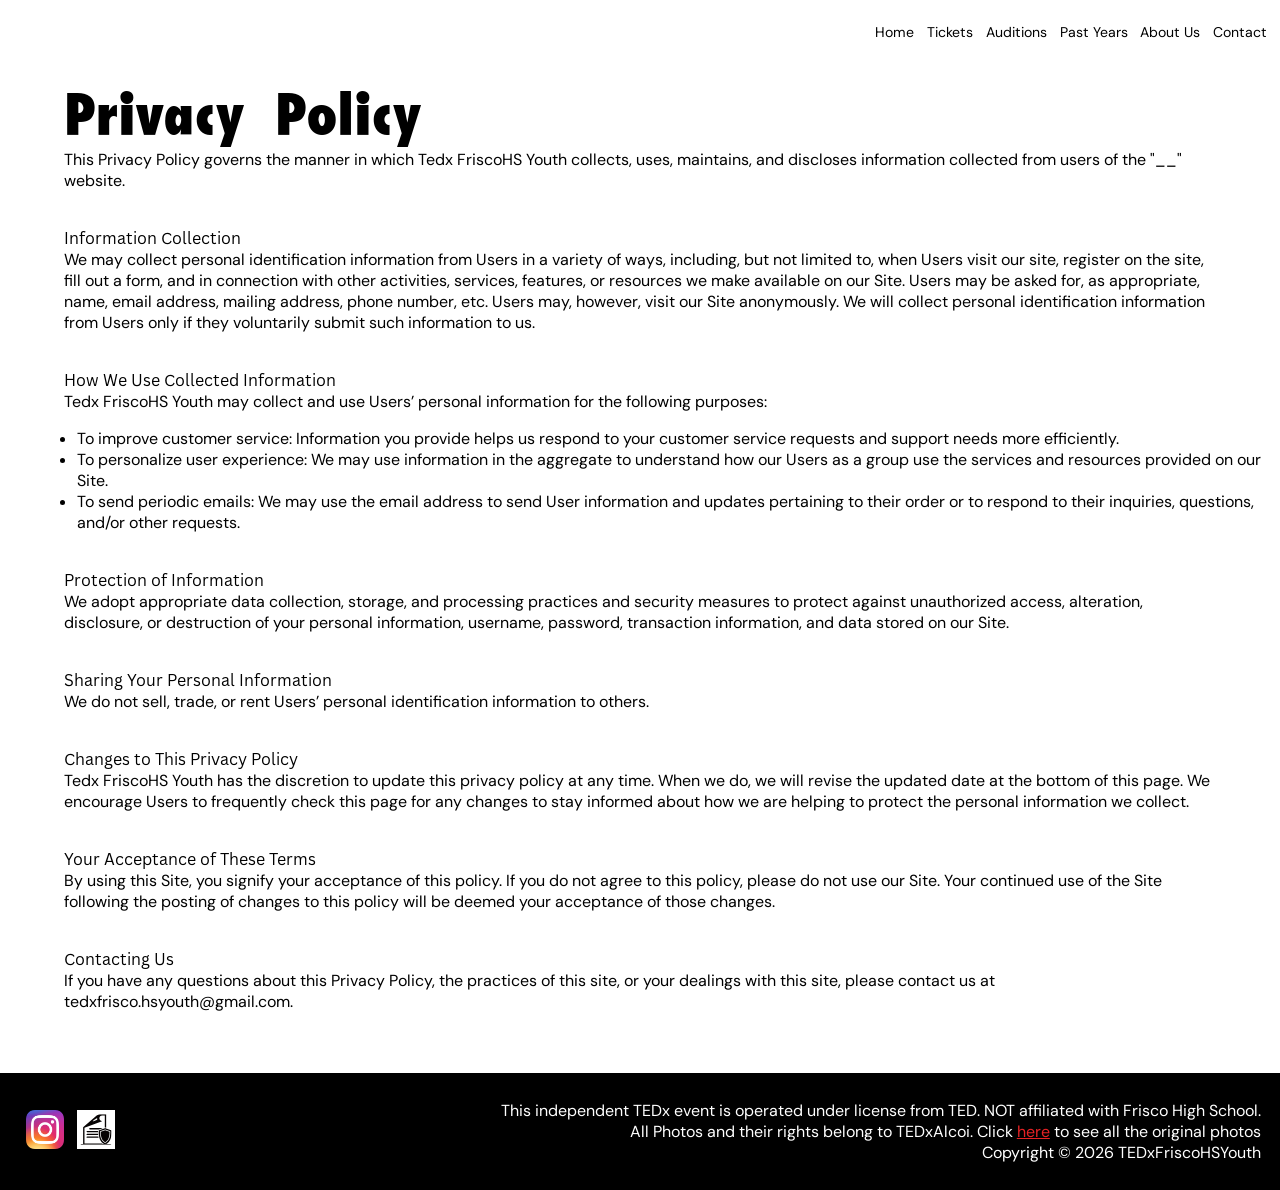
<file: privacy.html>
<!DOCTYPE html>
<html lang="en">

<head>
    <meta charset="UTF-8">
    <meta name="viewport" content="width=device-width, initial-scale=1.0">
    <title>Privacy Policy</title>

    <link rel="stylesheet" href="privacy.css">
</head>

<body>
    <div class="header">
        <div class="headerButtons">
            <a href="index.html" class="headerButton">Home</a>
            <a href="tickets.html" class="headerButton">Tickets</a>
            <a href="auditions.html" class="headerButton">Auditions</a>
            <a href="pastYears.html" class="headerButton">Past Years</a>
            <a href="index.html#tedxSection" class="headerButton">About Us</a>
            <a href="contact.html" class="headerButton">Contact</a>
        </div>
    </div>

    <div class="column">
        <p class="title">Privacy Policy</p>
        <p class="paragraph">This Privacy Policy governs the manner in which Tedx FriscoHS Youth collects, uses,
            maintains, and discloses information collected from users of the "__" website.</p>

        <p class="heading">Information Collection</p>
        <p class="paragraph">We may collect personal identification information from Users in a variety of ways,
            including,
            but not limited to, when Users visit our site, register on the site, fill out a form, and in connection with
            other activities, services, features, or resources we make available on our Site. Users may be asked for, as
            appropriate, name, email address, mailing address, phone number, etc. Users may, however, visit our Site
            anonymously. We will collect personal identification information from Users only if they voluntarily submit
            such
            information to us.</p>


        <p class="heading">How We Use Collected Information</p>
        <p class="paragraph">Tedx FriscoHS Youth may collect and use Users’ personal information for the following
            purposes:
        </p>
        <ul>
            <li>To improve customer service: Information you provide helps us respond to your customer service requests
                and
                support needs more efficiently.</li>
            <li>To personalize user experience: We may use information in the aggregate to understand how our Users as a
                group use the services and resources provided on our Site.</li>
            <li>To send periodic emails: We may use the email address to send User information and updates pertaining to
                their order or to respond to their inquiries, questions, and/or other requests.</li>
        </ul>

        <p class="heading">Protection of Information</p>
        <p class="paragraph">We adopt appropriate data collection, storage, and processing practices and security
            measures
            to protect against unauthorized access, alteration, disclosure, or destruction of your personal information,
            username, password, transaction information, and data stored on our Site.</p>

        <p class="heading">Sharing Your Personal Information</p>
        <p class="paragraph">We do not sell, trade, or rent Users’ personal identification information to others.</p>

        <p class="heading">Changes to This Privacy Policy</p>
        <p class="paragraph">Tedx FriscoHS Youth has the discretion to update this privacy policy at any time. When we
            do,
            we will revise the updated date at the bottom of this page. We encourage Users to frequently check this page
            for
            any changes to stay informed about how we are helping to protect the personal information we collect.</p>

        <p class="heading">Your Acceptance of These Terms</p>
        <p class="paragraph">By using this Site, you signify your acceptance of this policy. If you do not agree to this
            policy, please do not use our Site. Your continued use of the Site following the posting of changes to this
            policy will be deemed your acceptance of those changes.</p>

        <p class="heading">Contacting Us</p>
        <p class="paragraph">If you have any questions about this Privacy Policy, the practices of this site, or your
            dealings with this site, please contact us at tedxfrisco.hsyouth@gmail.com.</p>

    </div>

    <div class="footer">
        <div class="footerLinks">
            <a href="https://www.instagram.com/tedxfriscohsyouth/" target="_blank">
                <img src="elements/insta.svg" class="linkImg">
            </a>

            <a href="privacy.html">
                <img src="elements/privacy.svg" class="linkImg">
            </a>
        </div>

        <p class="footerParagraph">This independent TEDx event is operated under license from TED. NOT affiliated with
            Frisco High School.
            <br> All Photos and their rights belong to TEDxAlcoi. Click <a class="footerLink"
                href="https://flic.kr/ps/2EZdwR">here</a> to
            see all the original photos
            <br> Copyright © 2026 TEDxFriscoHSYouth
        </p>
    </div>
</body>

</html>
</file>
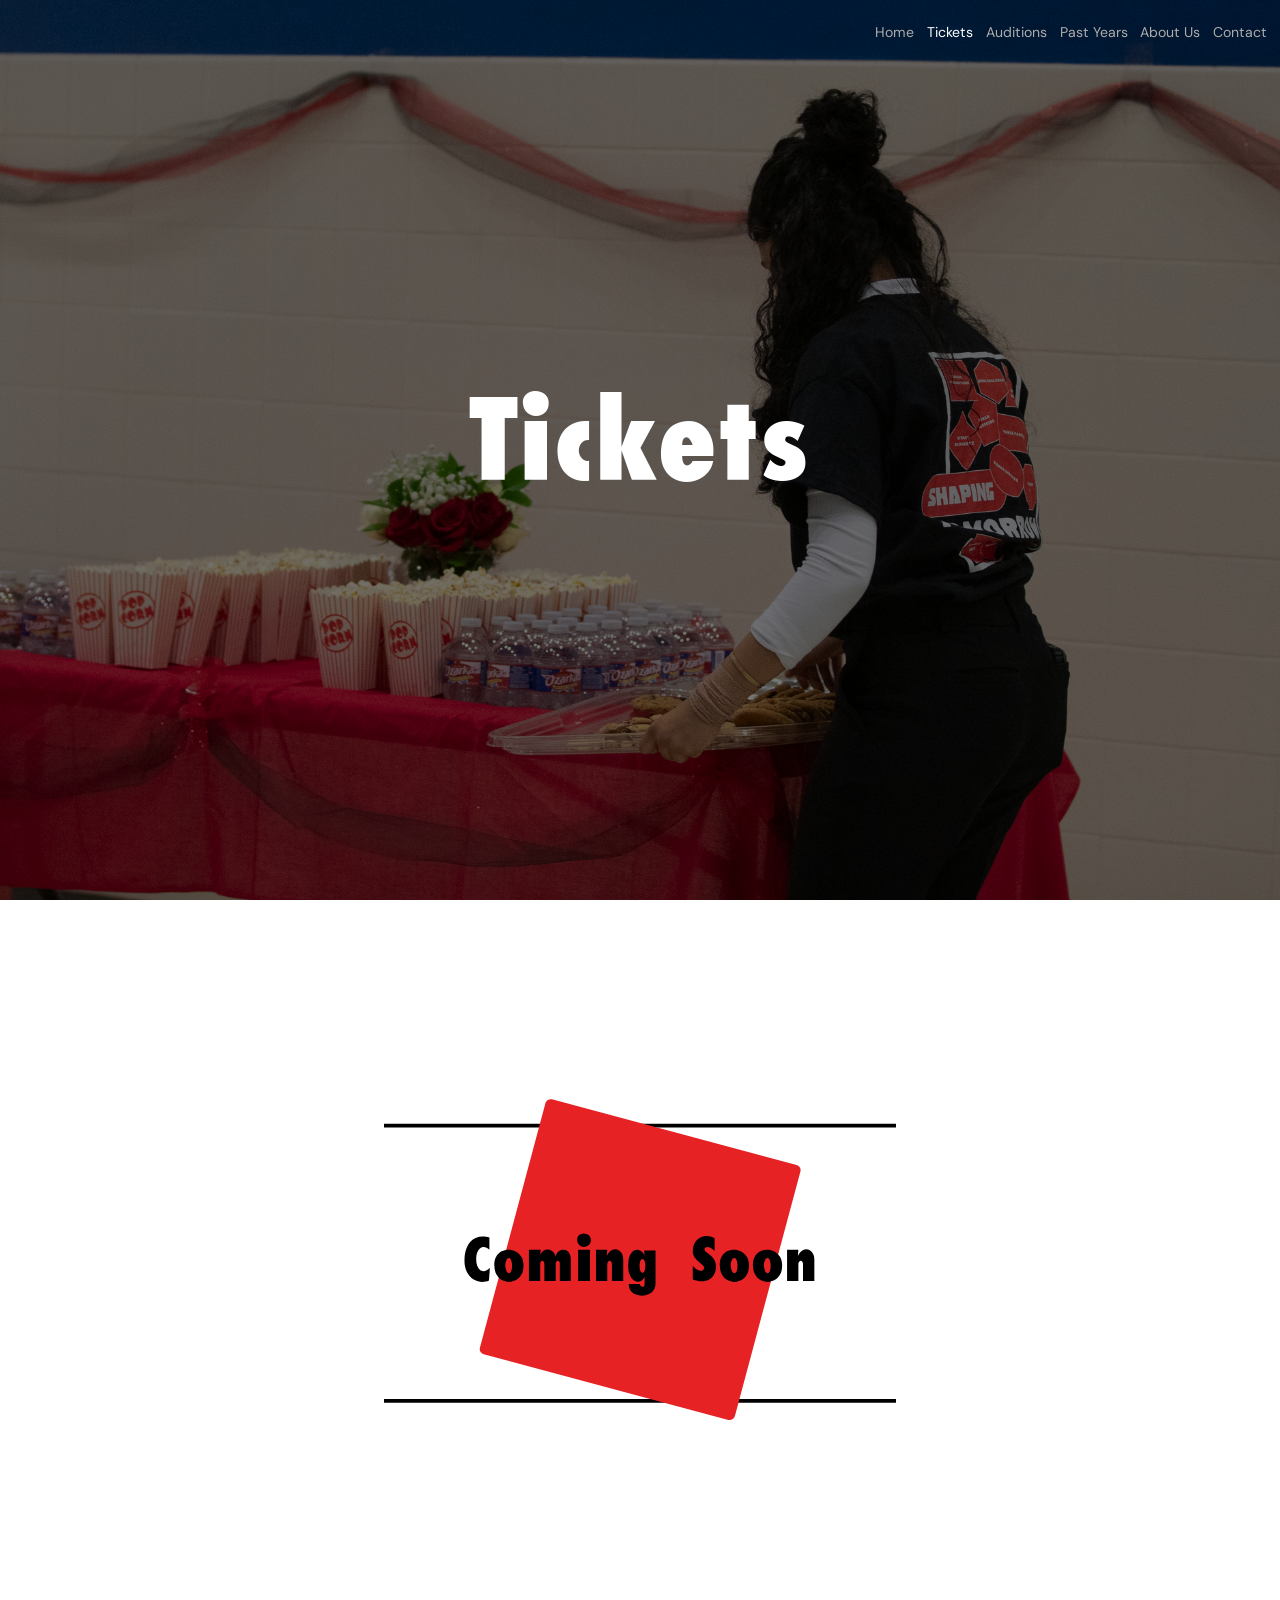
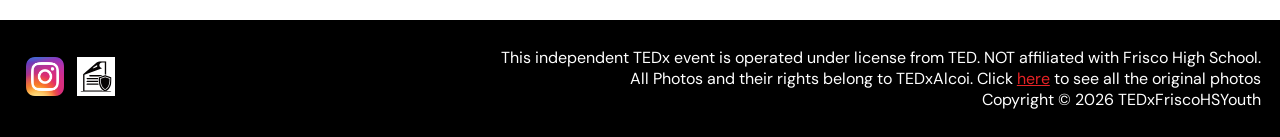
<file: tickets.html>
<!DOCTYPE html>
<html lang="en">

<head>
    <meta charset="UTF-8">
    <meta name="viewport" content="width=device-width, initial-scale=1.0">
    <title>Tickets</title>

    <link rel="stylesheet" href="tickets.css">
</head>

<body>
    <div class="header">
        <div class="headerButtons">
            <a href="index.html" class="headerButton">Home</a>
            <a class="headerButtonCurrent">Tickets</a>
            <a href="auditions.html" class="headerButton">Auditions</a>
            <a href="pastYears.html" class="headerButton">Past Years</a>
            <a href="index.html#tedxSection" class="headerButton">About Us</a>
            <a href="contact.html" class="headerButton">Contact</a>
        </div>
    </div>

    <div class="heroBanner">
        <p class="title">Tickets</p>
        <img src="backgroundImages/ticketsBackground.jpg" class="background">
        <div class="overlay"></div>
    </div>

    <div class="ticketsSection">
        <svg class="ticketSquare" width="677" height="428" viewBox="0 0 677 428" fill="none"
            xmlns="http://www.w3.org/2000/svg">
            <g id="Group 1">
                <line id="Line1" y1="36.5" x2="677" y2="36.5" stroke="black" stroke-width="5" />
                <line id="Line2" y1="400.5" x2="677" y2="400.5" stroke="black" stroke-width="5" />
                <rect id="ticketSquareShape" x="215.328" width="349" height="349" rx="7"
                    transform="rotate(15 215.328 0)" fill="#E62225" />
                <path id="ComingSoon"
                    d="M139.972 224.378L138.785 241.297C137.584 241.941 136.192 242.439 134.61 242.791C133.058 243.172 131.52 243.362 129.996 243.362C126.07 243.362 122.291 242.278 118.658 240.11C115.055 237.913 112.11 234.676 109.825 230.398C107.54 226.092 106.397 221.023 106.397 215.193C106.397 209.832 107.013 205.101 108.243 200.999C109.503 196.897 111.246 193.543 113.473 190.936C115.699 188.299 118.277 186.351 121.207 185.091C124.166 183.802 127.301 183.157 130.611 183.157C132.164 183.157 133.6 183.245 134.918 183.421C136.266 183.597 137.745 183.89 139.356 184.3V200.516C136.837 198.289 134.317 197.176 131.798 197.176C129.981 197.176 128.297 197.835 126.744 199.153C125.221 200.442 124.02 202.273 123.141 204.646C122.291 206.99 121.866 209.686 121.866 212.732C121.866 216.014 122.291 218.885 123.141 221.346C124.02 223.807 125.191 225.696 126.656 227.015C128.15 228.304 129.806 228.948 131.622 228.948C132.882 228.948 134.259 228.523 135.753 227.674C137.276 226.824 138.683 225.726 139.972 224.378ZM145.948 221.829C145.948 221.712 145.919 221.507 145.86 221.214C145.802 220.921 145.772 220.745 145.772 220.687C145.772 216.38 146.666 212.703 148.453 209.656C150.24 206.58 152.555 204.295 155.396 202.801C158.268 201.277 161.329 200.516 164.581 200.516C167.892 200.516 171.07 201.307 174.117 202.889C177.164 204.441 179.654 206.785 181.588 209.92C183.521 213.055 184.488 216.819 184.488 221.214V221.917C184.488 226.429 183.565 230.296 181.72 233.519C179.903 236.712 177.516 239.129 174.557 240.77C171.627 242.381 168.507 243.187 165.196 243.187C161.944 243.187 158.854 242.381 155.924 240.77C152.994 239.129 150.606 236.697 148.761 233.475C146.915 230.223 145.978 226.341 145.948 221.829ZM165.196 211.59C163.761 211.59 162.574 212.645 161.637 214.754C160.729 216.863 160.274 219.222 160.274 221.829C161.095 228.362 162.735 231.629 165.196 231.629C166.544 231.629 167.569 230.721 168.272 228.904C168.976 227.059 169.327 224.788 169.327 222.093C169.327 219.31 168.961 216.863 168.229 214.754C167.525 212.645 166.515 211.59 165.196 211.59ZM191.607 241.824V200.516H207.252L206.549 207.371C207.662 205.057 209.068 203.299 210.768 202.098C212.496 200.867 214.298 200.252 216.173 200.252C218.458 200.252 220.626 201.102 222.677 202.801C224.728 204.471 226.192 206.771 227.071 209.7C227.276 207.122 228.404 204.983 230.455 203.284C232.535 201.556 234.791 200.691 237.223 200.691C238.951 200.691 240.548 201.16 242.013 202.098C243.478 203.035 244.664 204.485 245.572 206.448C246.48 208.411 246.935 210.931 246.935 214.007V241.824H232.477V218.797C232.477 217.625 232.213 216.731 231.686 216.116C231.188 215.501 230.602 215.193 229.928 215.193C229.225 215.193 228.565 215.53 227.95 216.204C227.364 216.878 227.071 217.742 227.071 218.797V241.824H212.042V219.412C212.042 218.094 211.749 217.083 211.163 216.38C210.577 215.647 209.903 215.281 209.142 215.281C208.438 215.281 207.823 215.647 207.296 216.38C206.798 217.083 206.549 218.094 206.549 219.412V241.824H191.607ZM255.46 187.903C255.46 187.669 255.445 187.493 255.416 187.376C255.416 187.259 255.401 187.142 255.372 187.024C255.372 185.472 255.797 184.095 256.646 182.894C257.496 181.692 258.58 180.799 259.898 180.213C261.246 179.598 262.564 179.29 263.854 179.29C265.523 179.29 267.091 179.598 268.556 180.213C270.05 180.799 271.251 181.736 272.159 183.025C273.097 184.314 273.565 185.94 273.565 187.903C273.565 190.745 272.672 192.957 270.885 194.539C269.127 196.121 267.076 196.912 264.732 196.912C262.389 196.912 260.294 196.136 258.448 194.583C256.632 193.001 255.636 190.774 255.46 187.903ZM256.646 241.824V200.516H272.379V241.824H256.646ZM280.289 241.824V200.516H295.23L294.571 209.041C295.45 207.049 296.49 205.379 297.691 204.031C298.893 202.684 300.167 201.688 301.515 201.043C302.862 200.398 304.239 200.076 305.646 200.076C307.403 200.076 309.117 200.618 310.787 201.702C312.457 202.786 313.805 204.339 314.83 206.36C315.855 208.353 316.368 210.696 316.368 213.392V241.824H301.339V219.412C301.339 218.094 301.046 217.083 300.46 216.38C299.874 215.647 299.2 215.281 298.438 215.281C297.706 215.281 296.988 215.691 296.285 216.512C295.582 217.303 295.23 218.27 295.23 219.412V241.824H280.289ZM341.593 212.732C340.421 212.732 339.513 213.655 338.868 215.501C338.224 217.317 337.901 219.427 337.901 221.829C337.901 224.466 338.224 226.663 338.868 228.421C339.513 230.149 340.421 231.014 341.593 231.014C342.882 231.014 343.878 230.105 344.581 228.289C345.284 226.443 345.636 224.319 345.636 221.917C345.636 219.515 345.284 217.391 344.581 215.545C343.878 213.67 342.882 212.732 341.593 212.732ZM344.537 236.419C343.746 238.499 342.545 240.14 340.934 241.341C339.352 242.513 337.652 243.099 335.836 243.099C334.283 243.099 332.73 242.645 331.178 241.736C329.654 240.828 328.248 239.451 326.959 237.605C325.67 235.76 324.645 233.475 323.883 230.75C323.15 228.025 322.784 224.905 322.784 221.39C322.784 221.272 322.813 221.038 322.872 220.687C322.931 220.335 322.96 220.115 322.96 220.027C323.077 213.729 324.278 208.953 326.563 205.701C328.849 202.42 331.515 200.779 334.562 200.779C336.642 200.779 338.634 201.497 340.538 202.933C342.442 204.368 343.775 206.229 344.537 208.514L344.01 201.79H359.039V245.428C359.039 248.855 358.16 251.785 356.402 254.217C354.674 256.648 352.433 258.45 349.679 259.622C346.954 260.823 344.083 261.424 341.065 261.424C338.077 261.424 335.221 260.838 332.496 259.666C329.801 258.523 327.633 256.78 325.992 254.437C324.381 252.093 323.575 249.295 323.575 246.043H338.429C338.429 247.127 338.751 248.006 339.396 248.68C340.069 249.383 340.802 249.734 341.593 249.734C342.325 249.734 342.999 249.456 343.614 248.899C344.229 248.343 344.537 247.596 344.537 246.658V236.419ZM408.302 221.829C410.118 224.085 411.935 225.784 413.751 226.927C415.567 228.04 417.237 228.597 418.761 228.597C420.05 228.597 421.104 228.201 421.925 227.41C422.745 226.619 423.155 225.608 423.155 224.378C423.155 223.177 422.73 222.195 421.881 221.434C421.061 220.672 419.259 219.148 416.476 216.863C413.722 214.549 411.671 212.322 410.323 210.184C408.976 208.045 408.302 205.452 408.302 202.405C408.302 198.274 409.166 194.686 410.895 191.639C412.623 188.592 414.879 186.292 417.662 184.739C420.445 183.187 423.448 182.41 426.671 182.41C428.37 182.41 430.143 182.688 431.988 183.245C433.863 183.802 435.577 184.549 437.13 185.486V202.405C435.489 200.501 433.849 199.109 432.208 198.23C430.597 197.352 429.146 196.912 427.857 196.912C426.686 196.912 425.719 197.22 424.957 197.835C424.195 198.421 423.814 199.109 423.814 199.9C423.814 201.307 424.664 202.698 426.363 204.075C428.092 205.452 429.938 206.902 431.9 208.426C433.863 209.949 435.519 211.897 436.866 214.271C438.243 216.644 438.932 219.793 438.932 223.719C438.932 226.854 438.214 229.856 436.778 232.728C435.372 235.569 433.248 237.898 430.406 239.715C427.564 241.531 424.166 242.439 420.211 242.439C416.432 242.439 412.462 241.634 408.302 240.022V221.829ZM444.073 221.829C444.073 221.712 444.044 221.507 443.985 221.214C443.927 220.921 443.897 220.745 443.897 220.687C443.897 216.38 444.791 212.703 446.578 209.656C448.365 206.58 450.68 204.295 453.521 202.801C456.393 201.277 459.454 200.516 462.706 200.516C466.017 200.516 469.195 201.307 472.242 202.889C475.289 204.441 477.779 206.785 479.713 209.92C481.646 213.055 482.613 216.819 482.613 221.214V221.917C482.613 226.429 481.69 230.296 479.845 233.519C478.028 236.712 475.641 239.129 472.682 240.77C469.752 242.381 466.632 243.187 463.321 243.187C460.069 243.187 456.979 242.381 454.049 240.77C451.119 239.129 448.731 236.697 446.886 233.475C445.04 230.223 444.103 226.341 444.073 221.829ZM463.321 211.59C461.886 211.59 460.699 212.645 459.762 214.754C458.854 216.863 458.399 219.222 458.399 221.829C459.22 228.362 460.86 231.629 463.321 231.629C464.669 231.629 465.694 230.721 466.397 228.904C467.101 227.059 467.452 224.788 467.452 222.093C467.452 219.31 467.086 216.863 466.354 214.754C465.65 212.645 464.64 211.59 463.321 211.59ZM487.931 221.829C487.931 221.712 487.901 221.507 487.843 221.214C487.784 220.921 487.755 220.745 487.755 220.687C487.755 216.38 488.648 212.703 490.436 209.656C492.223 206.58 494.537 204.295 497.379 202.801C500.25 201.277 503.312 200.516 506.563 200.516C509.874 200.516 513.053 201.307 516.1 202.889C519.146 204.441 521.637 206.785 523.57 209.92C525.504 213.055 526.471 216.819 526.471 221.214V221.917C526.471 226.429 525.548 230.296 523.702 233.519C521.886 236.712 519.498 239.129 516.539 240.77C513.609 242.381 510.489 243.187 507.179 243.187C503.927 243.187 500.836 242.381 497.906 240.77C494.977 239.129 492.589 236.697 490.743 233.475C488.897 230.223 487.96 226.341 487.931 221.829ZM507.179 211.59C505.743 211.59 504.557 212.645 503.619 214.754C502.711 216.863 502.257 219.222 502.257 221.829C503.077 228.362 504.718 231.629 507.179 231.629C508.526 231.629 509.552 230.721 510.255 228.904C510.958 227.059 511.31 224.788 511.31 222.093C511.31 219.31 510.943 216.863 510.211 214.754C509.508 212.645 508.497 211.59 507.179 211.59ZM532.975 241.824V200.516H547.916L547.257 209.041C548.136 207.049 549.176 205.379 550.377 204.031C551.578 202.684 552.853 201.688 554.2 201.043C555.548 200.398 556.925 200.076 558.331 200.076C560.089 200.076 561.803 200.618 563.473 201.702C565.143 202.786 566.49 204.339 567.516 206.36C568.541 208.353 569.054 210.696 569.054 213.392V241.824H554.024V219.412C554.024 218.094 553.731 217.083 553.146 216.38C552.56 215.647 551.886 215.281 551.124 215.281C550.392 215.281 549.674 215.691 548.971 216.512C548.268 217.303 547.916 218.27 547.916 219.412V241.824H532.975Z"
                    fill="black" />
            </g>
        </svg>
    </div>

    <div class="footer">
        <div class="footerLinks">
            <a href="https://www.instagram.com/tedxfriscohsyouth/" target="_blank">
                <img src="elements/insta.svg" class="linkImg">
            </a>

            <a href="privacy.html">
                <img src="elements/privacy.svg" class="linkImg">
            </a>
        </div>

        <p class="footerParagraph">This independent TEDx event is operated under license from TED. NOT affiliated with
            Frisco High School.
            <br> All Photos and their rights belong to TEDxAlcoi. Click <a class="footerLink"
                href="https://flic.kr/ps/2EZdwR">here</a> to
            see all the original photos
            <br> Copyright © 2026 TEDxFriscoHSYouth
        </p>
    </div>
</body>

</html>
</file>
<file: styles.css>
@font-face {
    font-family: 'bernoru';
    src: url('fonts/semiCondesnsedBernoru.ttf') format('opentype');
}

@font-face {
    font-family: 'canvasans';
    src: url('fonts/CanvaSans-Regular.otf') format('opentype');
}

@font-face {
    font-family: 'dmsans';
    src: url('fonts/dmsans.ttf') format('truetype');
}

html {
    scroll-behavior: smooth;
}


body {
    background-color: black;
    color: white;
    padding: 0;
    margin: 0;
    overflow-x: hidden;
    pointer-events: none;
}


.header {
    font-family: dmsans;
    display: flex;
    flex-direction: row;
    justify-content: end;
    width: 100vw;
    height: 5vh;
    z-index: 2;
    position: fixed;
    font-size: 1.1vw;
    background-color: #000000b9;
    height: 7vh;
    align-items: center;
    pointer-events: auto;
}

.headerButtons {
    padding-right: 1vw;
    display: flex;
    gap: 1vw;
}

.headerButtonCurrent {
    color: white;
    pointer-events: none;
}

.headerButton {
    cursor: pointer;
    color: #ACACAC;
    text-decoration: none;    
}

.background {
    position: absolute;
    display: flex;
    top: 0;
    left: 0;
    height: 100vh;
    width: 100vw;
    z-index: -1;
    object-fit: cover;
}

.heroBanner {
    display: flex;
    flex-direction: column;
    height: 100vh;
    width: 100vw;
    justify-content: center;
}

.header1 {
    font-family: dmsans;
    font-size: 1vw;
    padding-left: 6vw;
    pointer-events: auto;
}

.title {
    font-family: 'bernoru';
    font-size: 9vw;
    margin: 0;
    padding-left: 6vw;
    word-spacing: -0.3em;
    color: #E62225;
    pointer-events: auto;
}


.tedxSection {
    pointer-events: none;
    background-color: white;
    color: black;
    height: 65vh;
    width: 100vw;
    display: flex;
    justify-content: center;
    align-items: center;
    gap: 4vw;
    scroll-margin-top: 7vh;
    
    position: relative;
    z-index: -2;
    pointer-events: auto;
}

.triangle {
    width: 20vw;
    position: absolute;
    bottom: -3vh;
    right: -14vw;
    height: 40vh;
    z-index: -1;
}

.star {
    width: 21vw;
    height: 60vh;
    position: absolute;
    top: -13vh;
    left: -10vw;
    z-index: -1;
}

.square {
    width: 30vw;
    position: absolute;
    top: -2vh;
    left: -22vw;
    height: 60vh;
    z-index: -1;
    pointer-events: all;
}

.circle {
    width: 20vw;
    position: absolute;
    bottom: -15vh;
    right: -13vw;
    height: auto;
    z-index: -1;
}


#triangle,
#Star,
#tedSquareShape,
#circle {
    transition: transform 0.3s ease;
    cursor: pointer;
    pointer-events: all;
}

#tedSquareShape {
    transform-box: fill-box;
    transform-origin: center;
    transform: rotate(15deg);
}




#triangle:hover {
    transform: rotate(-5deg);
}

#Star:hover {
    transform: rotate(4deg);
}

#tedSquareShape:hover {
    transform: rotate(10deg);
}

#circle:hover {
    transform: translate(0.5vw, 1vh);
}


.header2 {
    font-family: bernoru;
    font-size: 5vh;
    margin: 0;
    padding: 0;
    color: #E62225;
    pointer-events: auto;
}

.subtitle1 {
    font-family: dmsans;
    font-weight: bold;
    margin: 0;
    pointer-events: auto;
}

.paragraph {
    font-family: dmsans;
    pointer-events: auto;
}

.verticalTedX {
    display: flex;
    flex-direction: column;
    width: 25vw;
}


.learnMore {
    background-color: black;
    font-family: dmsans;
    color: white;
    width: 10vw;
    height: 5vh;
    border-radius: 6px;
    cursor: pointer;
    border: none;
    border: black 2px solid;
    transition: background-color 0.6s ease, color 0.6s ease, border 0.6s ease;
    pointer-events: auto;
}

.learnMore:hover {
    background-color: white;
    color: black;
    border: black 2px solid;
    pointer-events: auto;
}

.video {
    aspect-ratio: 16 / 9;
    width: 40%;
}

.tedSection {
    height: 65vh;
    width: 100vw;
    display: flex;
    flex-direction: column;
    justify-content: center;
    align-items: center;

    position: relative;
}

.paragraph2 {
    font-family: dmsans;
    text-align: center;
    width: 70vw;
    font-size: 1.2vw;
    margin: 0;
    pointer-events: auto;
}

.learnMoreInverted {
    background-color: white;
    font-family: dmsans;
    color: black;
    width: 10vw;
    height: 5vh;
    border-radius: 6px;
    cursor: pointer;
    border: none;
    margin-top: 3vh;
    border: white 2px solid;
    transition: background-color 0.6s ease, color 0.6s ease, border 0.6s ease;
    pointer-events: auto;
}

.learnMoreInverted:hover {
    background-color: black;
    color: white;
    border: white 2px solid;
}

.ticketsSection {
    z-index: -2;
    background-color: white;
    color: black;
    width: 100vw;
    height: 65vh;
    display: flex;
    justify-content: center;
    align-items: center;

    position: relative;
    pointer-events: auto;
}

.ticketSquare {
    width: 40vw;
    height: auto;
}

#Line1, #Line2, #ticketSquareShape, #buynow {
    cursor: pointer;
}

#ticketSquareShape {
    transform-box: fill-box;
    transition: transform 0.3s ease;
    transform: rotate(15deg);
}

#BUYTICKETSNOW {
    cursor: text;
}

#Line1:hover ~ #ticketSquareShape,
#Line2:hover ~ #ticketSquareShape,
#buynow:hover ~ #ticketSquareShape,
#ticketSquareShape:hover {
    transform: rotate(11deg);
}

.cursor {
    cursor: pointer;
}



.footer {
    width: 100vw;
    display: flex;
    justify-content: space-between;
    align-items: center;
    height: 13vh;
    pointer-events: auto;
}


.linkImg {
    width: 3vw;
    cursor: pointer;
}

.footerLinks {
    padding-left: 2vw;
    gap: 1vw;
    display: flex;
}

.footerParagraph {
    font-family: dmsans;
    text-align: right;
    padding-right: 1.5vw;
}

.footerLink {
    color: #E62225;
    transition: color 0.2s ease;
}

.footerLink:hover {
    color: white;
}
</file>
<file: auditions.css>
@font-face {
    font-family: 'bernoru';
    src: url('fonts/semiCondesnsedBernoru.ttf') format('opentype');
}

@font-face {
    font-family: 'canvasans';
    src: url('fonts/CanvaSans-Regular.otf') format('opentype');
}

@font-face {
    font-family: 'dmsans';
    src: url('fonts/dmsans.ttf') format('truetype');
}

html {
    scroll-behavior: smooth;
}


body {
    background-color: black;
    color: white;
    padding: 0;
    margin: 0;
}


.header {
    font-family: dmsans;
    display: flex;
    flex-direction: row;
    justify-content: end;
    width: 100vw;
    height: 5vh;
    z-index: 2;
    position: fixed;
    font-size: 1.1vw;
    height: 7vh;
    align-items: center;
}

.headerButtons {
    padding-right: 1vw;
    display: flex;
    gap: 1vw;
}

.headerButtonCurrent {
    color: white;
    pointer-events: none;
}

.headerButton {
    cursor: pointer;
    color: #ACACAC;
    text-decoration: none;    
}

.background {
    position: absolute;
    display: flex;
    top: 0;
    left: 0;
    height: 100vh;
    width: 100vw;
    z-index: -1;
    object-fit: cover;
}

.heroBanner {
    width: 100vw;
    height: 100vh;
    display: flex;
    justify-content: center;
    align-items: center;
}

.overlay {
    position: absolute;
    z-index: -1;
    width: 100vw;
    height: 100vh;
    background-color: #00000088;
}

.title {
    font-family: bernoru;
    font-size: 10vw;
    color: white;
}

.footer {
    width: 100%;
    display: flex;
    justify-content: space-between;
    align-items: center;
    height: 13vh;
    background-color: black;
    color: white;
}

.linkImg {
    width: 3vw;
    cursor: pointer;
}

.footerLinks {
    padding-left: 2vw;
    gap: 1vw;
    display: flex;
}

.footerParagraph {
    font-family: dmsans;
    text-align: right;
    padding-right: 1.5vw;
}

.footerLink {
    color: #E62225;
    transition: color 0.2s ease;
}

.footerLink:hover {
    color: white;
}


.ticketsSection {
    background-color: white;
    color: black;
    width: 100vw;
    height: 80vh;
    display: flex;
    justify-content: center;
    align-items: center;
}

.ticketSquare {
    width: 40vw;
    height: auto;
}

#Line1, #Line2, #ticketSquareShape, #buynow {
    cursor: pointer;
}

#ticketSquareShape {
    transform-box: fill-box;
    transition: transform 0.3s ease;
    transform: rotate(15deg);
}

#ComingSoon {
    cursor: text;
}

#Line1:hover ~ #ticketSquareShape,
#Line2:hover ~ #ticketSquareShape,
#buynow:hover ~ #ticketSquareShape,
#ticketSquareShape:hover {
    transform: rotate(11deg);
}
</file>
<file: pastYears.css>
@font-face {
    font-family: 'bernoru';
    src: url('fonts/semiCondesnsedBernoru.ttf') format('truetype');
    font-feature-settings: normal;
    font-variant-ligatures: none;
}

@font-face {
    font-family: 'canvasans';
    src: url('fonts/CanvaSans-Regular.otf') format('opentype');
}

@font-face {
    font-family: 'dmsans';
    src: url('fonts/dmsans.ttf') format('truetype');
}

html {
    scroll-behavior: smooth;
}


body {
    background-color: black;
    color: white;
    padding: 0;
    margin: 0;
}


.header {
    font-family: dmsans;
    display: flex;
    flex-direction: row;
    justify-content: end;
    width: 100vw;
    height: 5vh;
    z-index: 2;
    position: fixed;
    font-size: 1.1vw;
    background-color: #000000b9;
    height: 7vh;
    align-items: center;
}

.headerButtons {
    padding-right: 1vw;
    display: flex;
    gap: 1vw;
}

.headerButtonCurrent {
    color: white;
    pointer-events: none;
}

.headerButton {
    cursor: pointer;
    color: #ACACAC;
    text-decoration: none;    
}

.background {
    position: absolute;
    display: flex;
    top: 0;
    left: 0;
    height: 100vh;
    width: 100vw;
    z-index: -1;
    object-fit: cover;
}

.heroBanner {
    width: 100vw;
    height: 100vh;
    display: flex;
    justify-content: center;
    align-items: center;
}

.overlay {
    position: absolute;
    z-index: -1;
    width: 100vw;
    height: 100vh;
    background-color: #00000088;
}

.title {
    font-family: bernoru;
    font-size: 10vw;
    color: white;
}

.footer {
    width: 100%;
    display: flex;
    justify-content: space-between;
    align-items: center;
    height: 13vh;
    background-color: black;
    color: white;
}

.linkImg {
    width: 3vw;
    cursor: pointer;
}

.footerLinks {
    padding-left: 2vw;
    gap: 1vw;
    display: flex;
}

.footerParagraph {
    font-family: dmsans;
    text-align: right;
    padding-right: 1.5vw;
}

.footerLink {
    color: #E62225;
    transition: color 0.2s ease;
}

.footerLink:hover {
    color: white;
}

.row1 {
    background-color: white;
    color: black;
    display: flex;
    flex-direction: row-reverse;
    width: 70vw;
    padding-top: 2vh;
    padding-bottom: 2vh;
}

.wrapper {
    background-color: white;
    color: black;
    display: flex;
    flex-direction: column;
    justify-content: center;
    align-items: center;
    padding-bottom: 2vh;
}

.column1 {
    display: flex;
    flex-direction: column;
    justify-content: center;
    width: 50%;
    padding-left: 1vw;
    padding-right: 1vw;
}

.heading {
    font-family: bernoru;
    font-size: 2vw;
    margin: 0;
    padding: 0;
    color: #E62225;
    word-spacing: -0.3em;
}

.name {
    font-family: canvasans;
    text-transform: uppercase;
    margin: 0;
    font-weight: bold;
    margin-bottom: 2vh;
}

.description {
    font-family: dmsans;
    margin: 0;
}

.year {
    font-family: bernoru;
    color: #E62225;
    width: 70vw;
    font-size: 6vw;
    margin-bottom: 0;
}
</file>
<file: privacy.css>
@font-face {
    font-family: 'bernoru';
    src: url('fonts/semiCondesnsedBernoru.ttf') format('opentype');
}

@font-face {
    font-family: 'canvasans';
    src: url('fonts/CanvaSans-Regular.otf') format('opentype');
}

@font-face {
    font-family: 'dmsans';
    src: url('fonts/dmsans.ttf') format('truetype');
}

html {
    scroll-behavior: smooth;
    background-color: black;
}


body {
    min-height: 100vh;
    padding: 0;
    margin: 0;
    background-color: white;

    display: flex;
  flex-direction: column;
}

.header {
    font-family: dmsans;
    display: flex;
    flex-direction: row;
    justify-content: end;
    width: 100vw;
    height: 5vh;
    z-index: 2;
    position: fixed;
    font-size: 1.1vw;
    height: 7vh;
    align-items: center;
    background-color: rgba(255, 255, 255, 0.951);
}

.headerButtons {
    padding-right: 1vw;
    display: flex;
    gap: 1vw;
}

.headerButton {
    cursor: pointer;
    color: black;
    text-decoration: none;    
}

.column {
    width: 100%;
    height: fit-content;
    padding-top: 10vh;
    margin: 0;
    padding-bottom: 5vh;

     flex: 1 0 auto;
}

.title {
    font-family: bernoru;
    font-size: 5vw;
    padding: 0;
    margin: 0;
    padding-left: 5vw;
}

.paragraph {
    margin-top: 0;
    width: 90vw;
    font-family: dmsans;
    padding-left: 5vw;
}

.heading {
    margin-top: 4vh;
    margin-bottom: 0;
    font-family: canvasans;
    padding-left: 5vw;
}

ul {
    padding-left: 6vw;
}

li {
    font-family: dmsans;
}


.footer {
    width: 100%;
    display: flex;
    justify-content: space-between;
    align-items: center;
    height: 13vh;
    background-color: black;
    color: white;

    flex-shrink: 0;
}

.linkImg {
    width: 3vw;
    cursor: pointer;
}

.footerLinks {
    padding-left: 2vw;
    gap: 1vw;
    display: flex;
}

.footerParagraph {
    font-family: dmsans;
    text-align: right;
    padding-right: 1.5vw;
}

.footerLink {
    color: #E62225;
    transition: color 0.2s ease;
}

.footerLink:hover {
    color: white;
}
</file>
<file: tickets.css>
@font-face {
    font-family: 'bernoru';
    src: url('fonts/semiCondesnsedBernoru.ttf') format('opentype');
}

@font-face {
    font-family: 'canvasans';
    src: url('fonts/CanvaSans-Regular.otf') format('opentype');
}

@font-face {
    font-family: 'dmsans';
    src: url('fonts/dmsans.ttf') format('truetype');
}

html {
    scroll-behavior: smooth;
}


body {
    background-color: black;
    color: white;
    padding: 0;
    margin: 0;
}


.header {
    font-family: dmsans;
    display: flex;
    flex-direction: row;
    justify-content: end;
    width: 100vw;
    height: 5vh;
    z-index: 2;
    position: fixed;
    font-size: 1.1vw;
    height: 7vh;
    align-items: center;
}

.headerButtons {
    padding-right: 1vw;
    display: flex;
    gap: 1vw;
}

.headerButtonCurrent {
    color: white;
    pointer-events: none;
}

.headerButton {
    cursor: pointer;
    color: #ACACAC;
    text-decoration: none;    
}

.background {
    position: absolute;
    display: flex;
    top: 0;
    left: 0;
    height: 100vh;
    width: 100vw;
    z-index: -1;
    object-fit: cover;
}

.heroBanner {
    width: 100vw;
    height: 100vh;
    display: flex;
    justify-content: center;
    align-items: center;
}

.overlay {
    position: absolute;
    z-index: -1;
    width: 100vw;
    height: 100vh;
    background-color: #00000088;
}

.title {
    font-family: bernoru;
    font-size: 10vw;
    color: white;
}

.footer {
    width: 100%;
    display: flex;
    justify-content: space-between;
    align-items: center;
    height: 13vh;
    background-color: black;
    color: white;
}

.linkImg {
    width: 3vw;
    cursor: pointer;
}

.footerLinks {
    padding-left: 2vw;
    gap: 1vw;
    display: flex;
}

.footerParagraph {
    font-family: dmsans;
    text-align: right;
    padding-right: 1.5vw;
}

.footerLink {
    color: #E62225;
    transition: color 0.2s ease;
}

.footerLink:hover {
    color: white;
}


.ticketsSection {
    background-color: white;
    color: black;
    width: 100vw;
    height: 80vh;
    display: flex;
    justify-content: center;
    align-items: center;
}

.ticketSquare {
    width: 40vw;
    height: auto;
}

#Line1, #Line2, #ticketSquareShape, #buynow {
    cursor: pointer;
}

#ticketSquareShape {
    transform-box: fill-box;
    transition: transform 0.3s ease;
    transform: rotate(15deg);
}

#ComingSoon {
    cursor: text;
}

#Line1:hover ~ #ticketSquareShape,
#Line2:hover ~ #ticketSquareShape,
#buynow:hover ~ #ticketSquareShape,
#ticketSquareShape:hover {
    transform: rotate(11deg);
}
</file>
